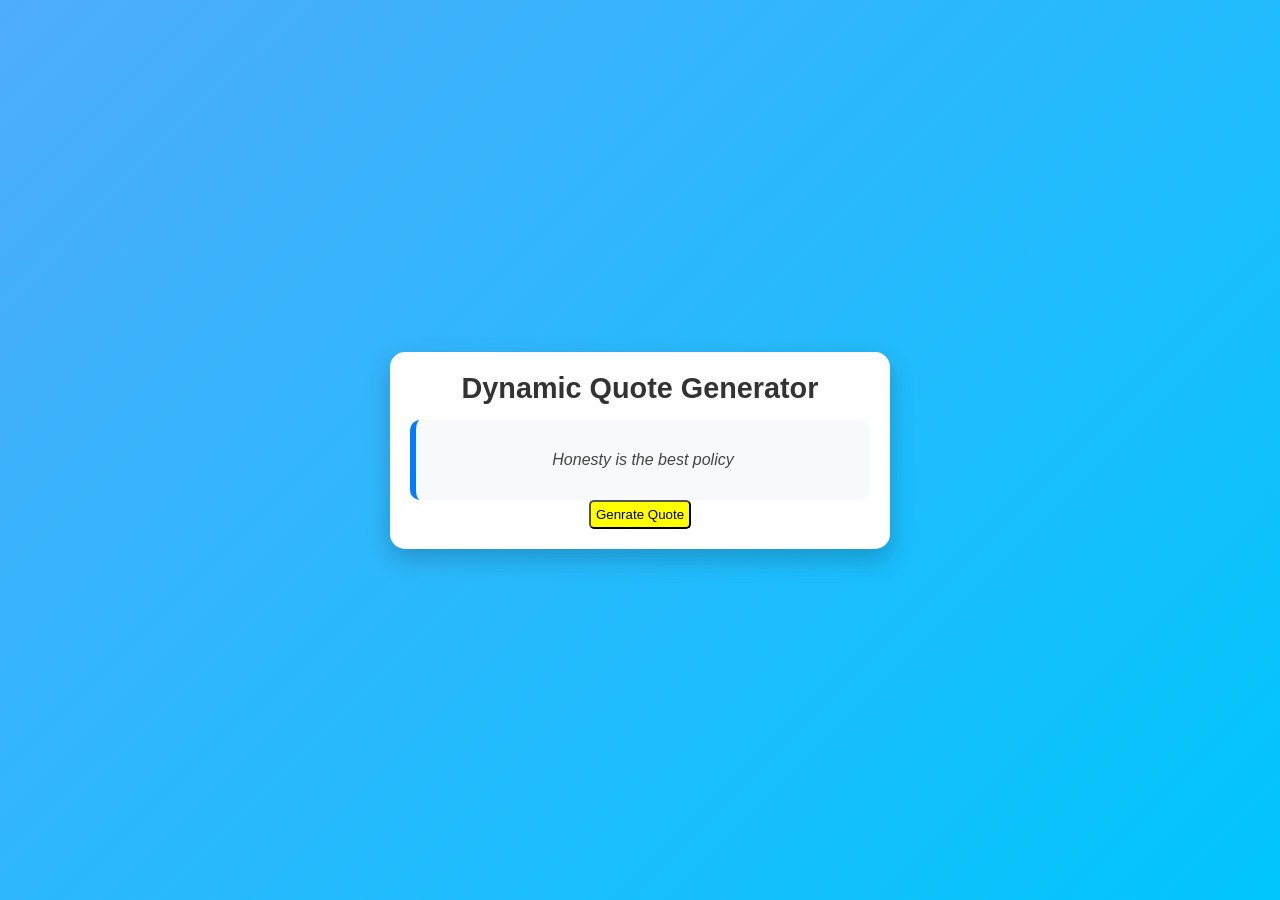
<file: index3.html>
<!DOCTYPE html>
<html lang="en">
<head>
    <meta charset="UTF-8">
    <meta name="viewport" content="width=device-width, initial-scale=1.0">
    <title>Quote Display</title>
    <link rel="stylesheet" href="style.css">
</head>
<body style ="background-color: white;">
    <div class ="container">
            <h1> Dynamic Quote Generator</h1>
     <div class ="quote-box">
        <p id="quote">Honesty is the best policy</p>
     </div>
     <button>Genrate Quote</button>
    </div>
    
    
 
    
    </div>
    <script src="/third.js"></script>
    
</body>
</html>
</file>
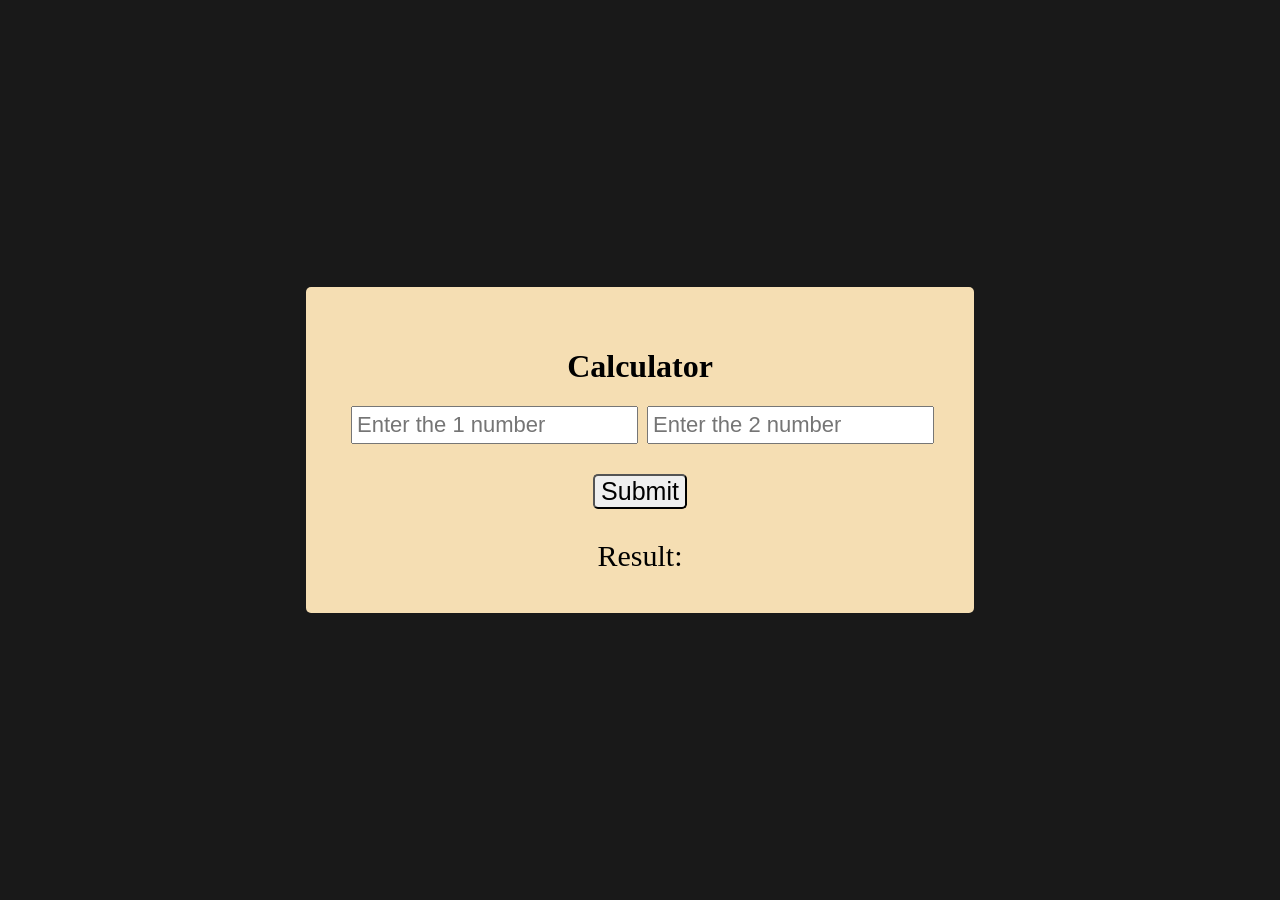
<file: project2.html>
<!DOCTYPE html>
<html lang="en">
<head>
    <meta charset="UTF-8">
    <meta name="viewport" content="width=device-width, initial-scale=1.0">
    <title>Document</title>
    <link rel="stylesheet" href="/project2.css">
</head>
<body>
    <div id="root">
        <h1>Calculator</h1>
        <div id ="root2">
        <input id="first" type="number" placeholder="Enter the 1 number">
        <input id="second" type="number" placeholder="Enter the 2 number">
        </div> 

        <button>Submit</button>

    <div id="result">Result:</div>
    </div>
<script src="/project2.js"></script>
</body>
</html>
</file>
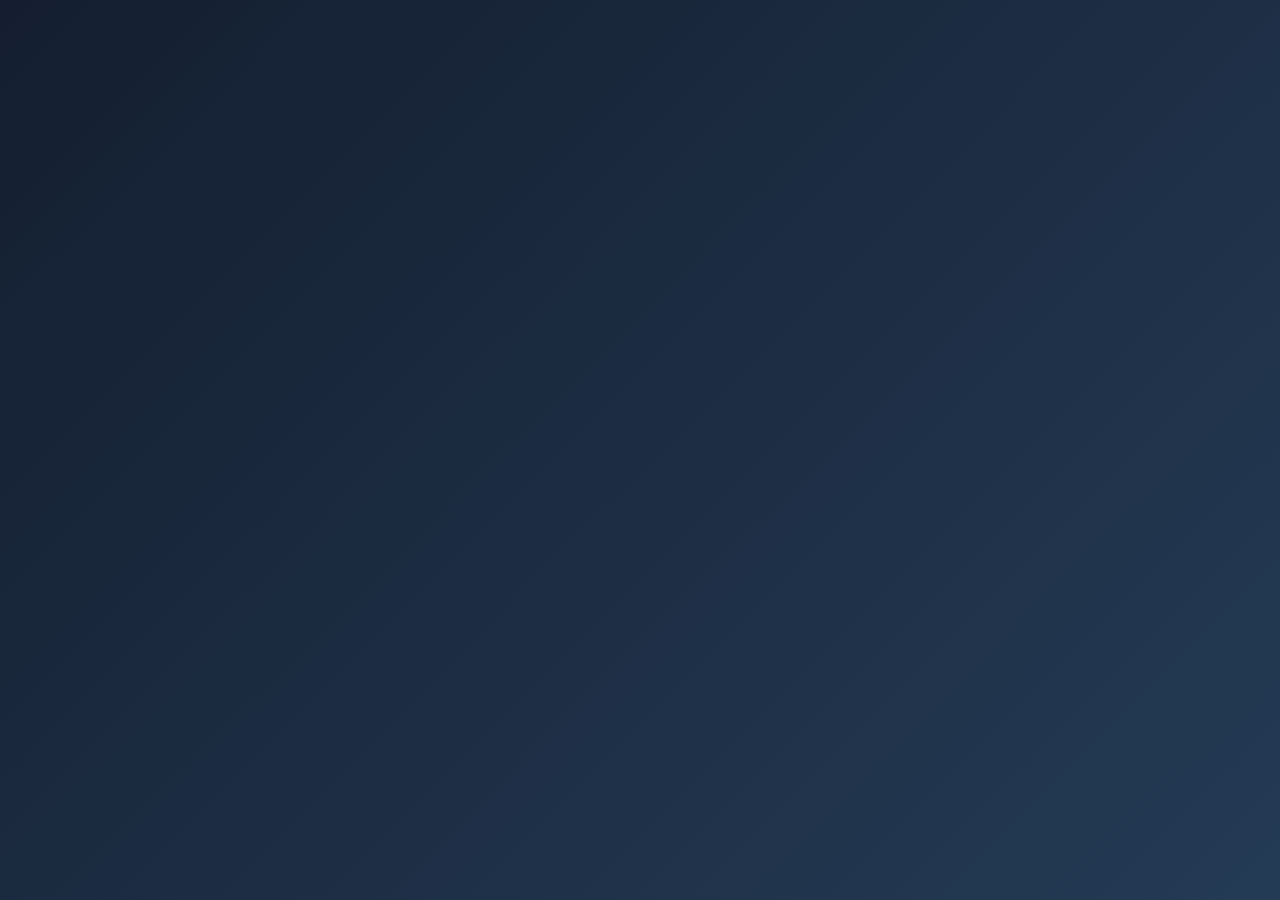
<file: project3.html>
<!DOCTYPE html>
<html lang="en">
<head>
    <meta charset="UTF-8">
    <meta name="viewport" content="width=device-width, initial-scale=1.0">
    <title>Circule Genrator</title>
    <link rel="stylesheet" href="project3.css">
</head>
<body>
    <script src="/project3.js"></script>
</body>
</html>
</file>
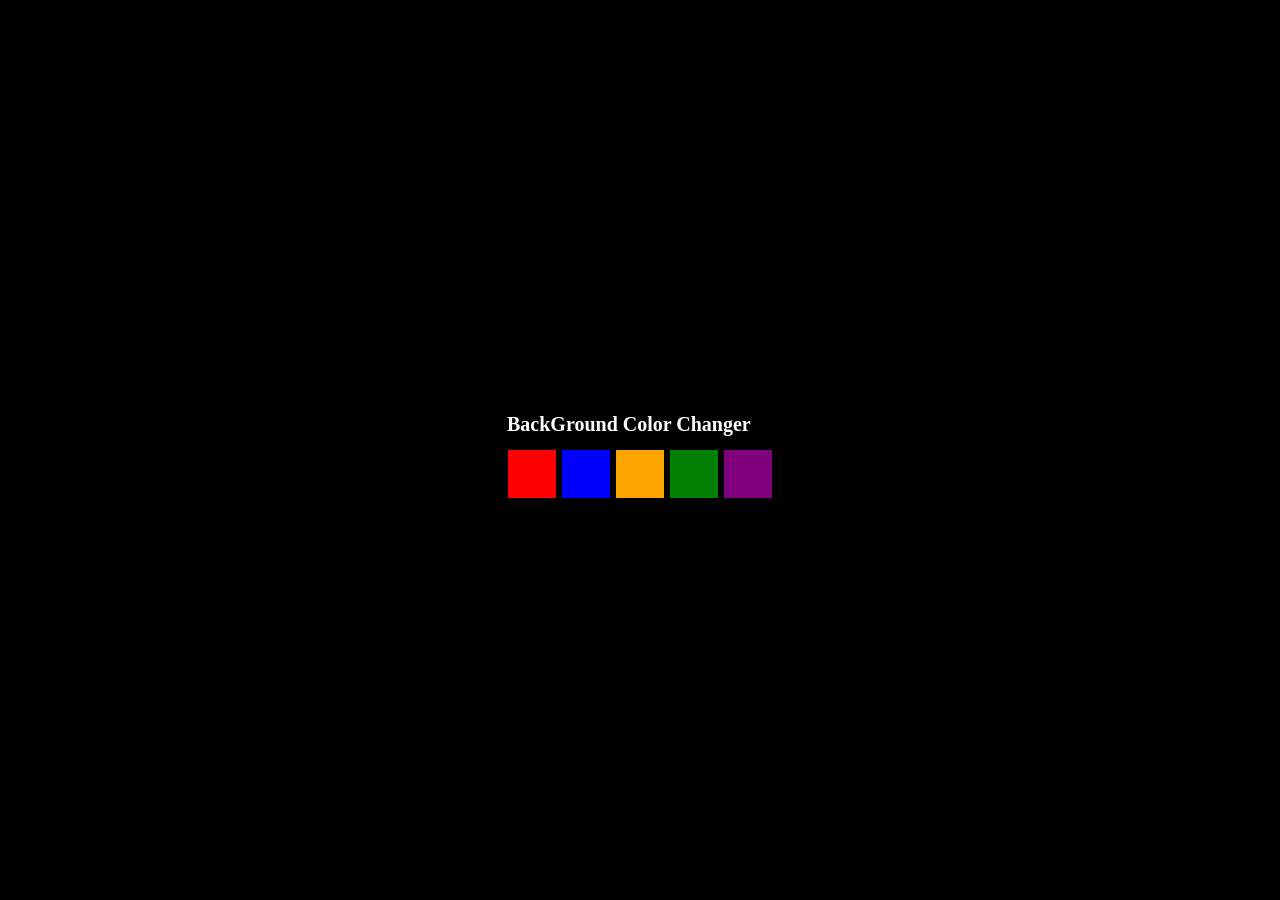
<file: project4.html>
<!DOCTYPE html>
<html lang="en">
<head>
    <meta charset="UTF-8">
    <meta name="viewport" content="width=device-width, initial-scale=1.0">
    <title>BackGround Color</title>
    <link rel="stylesheet" href="project4.css">
</head>
<body>
    <diV id="root">
    <h1 style ="color: white; font-size: 20px;">BackGround Color Changer</h1>
    <button id="red"></button>
    <button id="blue"></button>
    <button id="orange"></button>
    <button id="green"></button>
    <button id="purple"></button>

    </diV>
    <script src="/project4.js"></script>
    
</body>
</html>
</file>
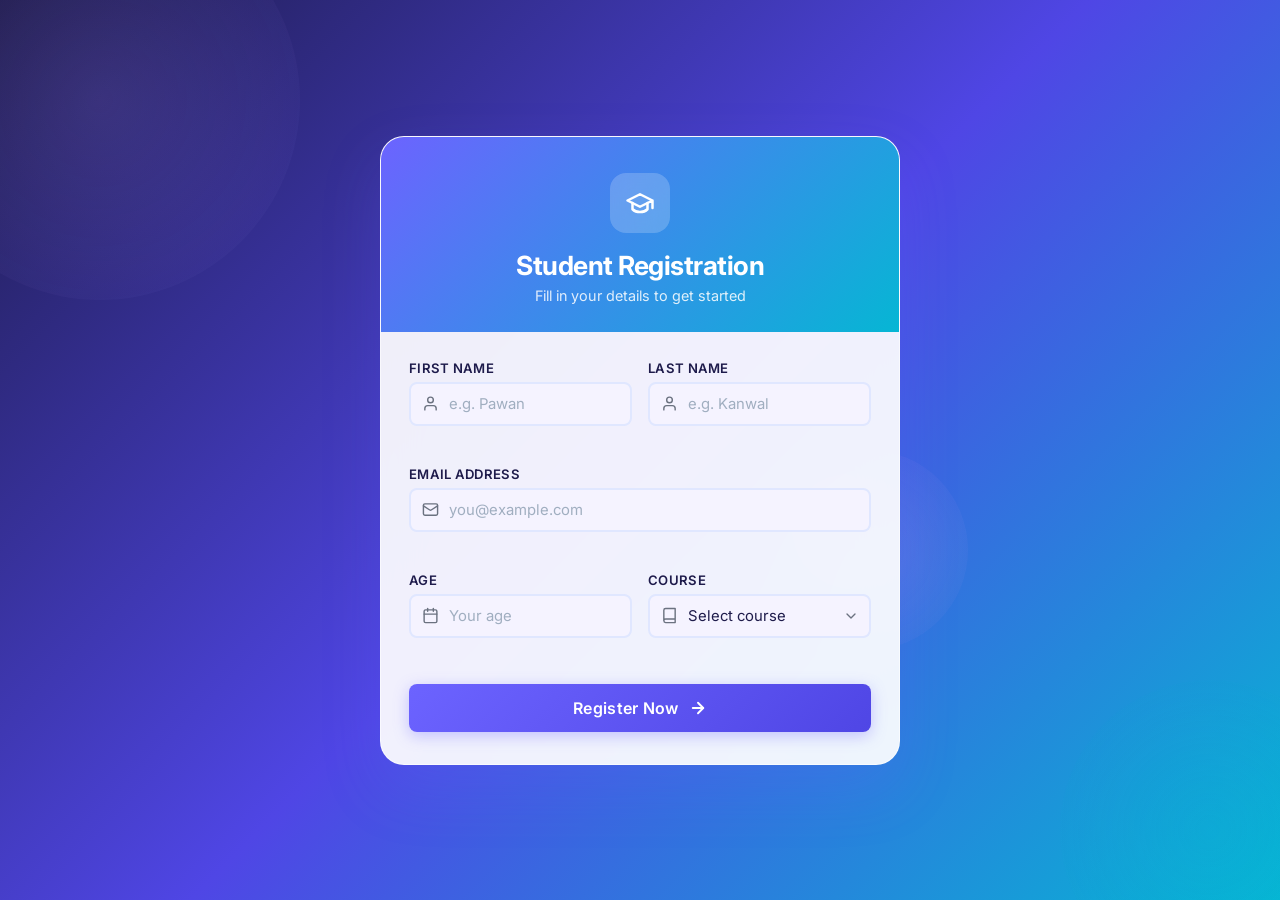
<file: project5.html>
<!DOCTYPE html>
<html lang="en">
<head>
    <meta charset="UTF-8">
    <meta name="viewport" content="width=device-width, initial-scale=1.0">
    <meta name="description" content="Student Registration Form – submit your details to register as a student.">
    <title>Student Registration | EduPortal</title>
    <link rel="preconnect" href="https://fonts.googleapis.com">
    <link rel="preconnect" href="https://fonts.gstatic.com" crossorigin>
    <link href="https://fonts.googleapis.com/css2?family=Inter:wght@400;500;600;700&display=swap" rel="stylesheet">
    <link rel="stylesheet" href="./project5.css">
</head>
<body>

    <div class="bg-shapes">
        <span class="shape shape-1"></span>
        <span class="shape shape-2"></span>
        <span class="shape shape-3"></span>
    </div>             

    <div class="card">

        <!-- Header -->
        <div class="card-header">
            <div class="icon-wrap">
                <svg xmlns="http://www.w3.org/2000/svg" viewBox="0 0 24 24" fill="none" stroke="currentColor" stroke-width="2" stroke-linecap="round" stroke-linejoin="round">
                    <path d="M22 10v6M2 10l10-5 10 5-10 5z"/>
                    <path d="M6 12v5c3 3 9 3 12 0v-5"/>
                </svg>
            </div>
            <h1>Student Registration</h1>
            <p class="subtitle">Fill in your details to get started</p>
        </div>

        <!-- Success Message (hidden by default) -->
        <div class="success-banner" id="successBanner" aria-live="polite" hidden>
            <svg xmlns="http://www.w3.org/2000/svg" viewBox="0 0 24 24" fill="none" stroke="currentColor" stroke-width="2.5" stroke-linecap="round" stroke-linejoin="round">
                <path d="M22 11.08V12a10 10 0 1 1-5.93-9.14"/>
                <polyline points="22 4 12 14.01 9 11.01"/>
            </svg>
            <div>
                <strong>Registration Successful!</strong>
                <span id="successMsg"></span>
            </div>
        </div>

        <!-- Form -->
        <form id="studentForm" novalidate>

            <div class="form-row">
                <!-- First Name -->
                <div class="field-group">
                    <label for="firstName">First Name</label>
                    <div class="input-wrap">
                        <svg class="field-icon" xmlns="http://www.w3.org/2000/svg" viewBox="0 0 24 24" fill="none" stroke="currentColor" stroke-width="2" stroke-linecap="round" stroke-linejoin="round">
                            <path d="M20 21v-2a4 4 0 0 0-4-4H8a4 4 0 0 0-4 4v2"/><circle cx="12" cy="7" r="4"/>
                        </svg>
                        <input type="text" id="firstName" name="firstName" placeholder="e.g. Pawan" autocomplete="given-name" required>
                    </div>
                    <span class="error-msg" id="firstNameError"></span>
                </div>

                <!-- Last Name -->
                <div class="field-group">
                    <label for="lastName">Last Name</label>
                    <div class="input-wrap">
                        <svg class="field-icon" xmlns="http://www.w3.org/2000/svg" viewBox="0 0 24 24" fill="none" stroke="currentColor" stroke-width="2" stroke-linecap="round" stroke-linejoin="round">
                            <path d="M20 21v-2a4 4 0 0 0-4-4H8a4 4 0 0 0-4 4v2"/><circle cx="12" cy="7" r="4"/>
                        </svg>
                        <input type="text" id="lastName" name="lastName" placeholder="e.g. Kanwal" autocomplete="family-name" required>
                    </div>
                    <span class="error-msg" id="lastNameError"></span>
                </div>
            </div>

            <!-- Email -->
            <div class="field-group">
                <label for="email">Email Address</label>
                <div class="input-wrap">
                    <svg class="field-icon" xmlns="http://www.w3.org/2000/svg" viewBox="0 0 24 24" fill="none" stroke="currentColor" stroke-width="2" stroke-linecap="round" stroke-linejoin="round">
                        <rect x="2" y="4" width="20" height="16" rx="2"/><path d="m22 7-8.97 5.7a1.94 1.94 0 0 1-2.06 0L2 7"/>
                    </svg>
                    <input type="email" id="email" name="email" placeholder="you@example.com" autocomplete="email" required>
                </div>
                <span class="error-msg" id="emailError"></span>
            </div>

            <!-- Age & Gender row -->
            <div class="form-row">
                <!-- Age -->
                <div class="field-group">
                    <label for="age">Age</label>
                    <div class="input-wrap">
                        <svg class="field-icon" xmlns="http://www.w3.org/2000/svg" viewBox="0 0 24 24" fill="none" stroke="currentColor" stroke-width="2" stroke-linecap="round" stroke-linejoin="round">
                            <rect x="3" y="4" width="18" height="18" rx="2" ry="2"/><line x1="16" y1="2" x2="16" y2="6"/><line x1="8" y1="2" x2="8" y2="6"/><line x1="3" y1="10" x2="21" y2="10"/>
                        </svg>
                        <input type="number" id="age" name="age" placeholder="Your age" min="5" max="100" required>
                    </div>
                    <span class="error-msg" id="ageError"></span>
                </div>

                <!-- Course -->
                <div class="field-group">
                    <label for="course">Course</label>
                    <div class="input-wrap select-wrap">
                        <svg class="field-icon" xmlns="http://www.w3.org/2000/svg" viewBox="0 0 24 24" fill="none" stroke="currentColor" stroke-width="2" stroke-linecap="round" stroke-linejoin="round">
                            <path d="M4 19.5v-15A2.5 2.5 0 0 1 6.5 2H20v20H6.5a2.5 2.5 0 0 1 0-5H20"/>
                        </svg>
                        <select id="course" name="course" required>
                            <option value="" disabled selected>Select course</option>
                            <option value="cs">Computer Science</option>
                            <option value="math">Mathematics</option>
                            <option value="physics">Physics</option>
                            <option value="commerce">Commerce</option>
                            <option value="arts">Arts & Humanities</option>
                        </select>
                        <svg class="chevron-icon" xmlns="http://www.w3.org/2000/svg" viewBox="0 0 24 24" fill="none" stroke="currentColor" stroke-width="2" stroke-linecap="round" stroke-linejoin="round">
                            <polyline points="6 9 12 15 18 9"/>
                        </svg>
                    </div>
                    <span class="error-msg" id="courseError"></span>
                </div>
            </div>

            <!-- Submit -->
            <button type="submit" id="submitBtn">
                <span class="btn-text">Register Now</span>
                <svg class="btn-icon" xmlns="http://www.w3.org/2000/svg" viewBox="0 0 24 24" fill="none" stroke="currentColor" stroke-width="2.5" stroke-linecap="round" stroke-linejoin="round">
                    <line x1="5" y1="12" x2="19" y2="12"/><polyline points="12 5 19 12 12 19"/>
                </svg>
            </button>
        </form>

    </div>

    <script src="./project5.js"></script>
</body>
</html>
</file>
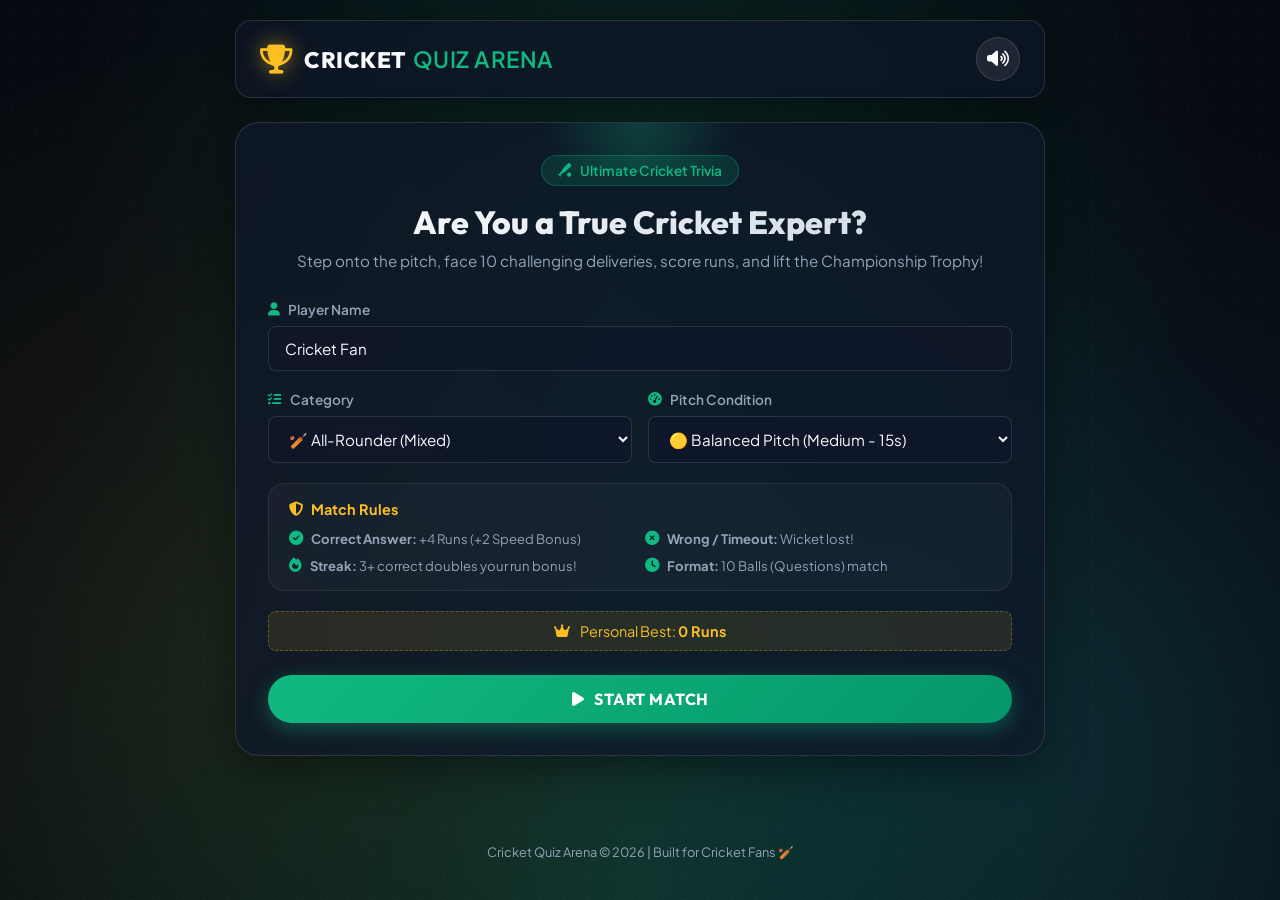
<file: project6.html>
<!DOCTYPE html>
<html lang="en">
<head>
    <meta charset="UTF-8">
    <meta name="viewport" content="width=device-width, initial-scale=1.0">
    <title>Cricket Quiz Arena - Test Your Cricket IQ</title>
    <!-- Google Fonts -->
    <link rel="preconnect" href="https://fonts.googleapis.com">
    <link rel="preconnect" href="https://fonts.gstatic.com" crossorigin>
    <link href="https://fonts.googleapis.com/css2?family=Outfit:wght@400;500;600;700;800;900&family=Plus+Jakarta+Sans:wght@400;500;600;700&display=swap" rel="stylesheet">
    <!-- FontAwesome for Icons -->
    <link rel="stylesheet" href="https://cdnjs.cloudflare.com/ajax/libs/font-awesome/6.4.0/css/all.min.css">
    <link rel="stylesheet" href="project6.css">
</head>
<body>
    <div class="stadium-bg"></div>
    <div class="overlay"></div>

    <div class="main-wrapper">
        <!-- Top Navigation Header -->
        <header class="app-header">
            <div class="logo">
                <i class="fa-solid fa-trophy glow-icon"></i>
                <h1>CRICKET<span>QUIZ ARENA</span></h1>
            </div>
            <div class="header-actions">
                <button id="sound-btn" class="icon-btn" title="Toggle Sound">
                    <i class="fa-solid fa-volume-high" id="sound-icon"></i>
                </button>
            </div>
        </header>

        <!-- Main App Container -->
        <main class="app-container">
            <!-- SCREEN 1: LOBBY / START SCREEN -->
            <section id="start-screen" class="screen active">
                <div class="hero-card glass">
                    <div class="badge-tag"><i class="fa-solid fa-baseball-bat-ball"></i> Ultimate Cricket Trivia</div>
                    <h2>Are You a True Cricket Expert?</h2>
                    <p>Step onto the pitch, face 10 challenging deliveries, score runs, and lift the Championship Trophy!</p>

                    <form id="quiz-setup-form" onsubmit="return false;">
                        <div class="form-group">
                            <label for="player-name"><i class="fa-solid fa-user"></i> Player Name</label>
                            <input type="text" id="player-name" placeholder="Enter your name" value="Cricket Fan" maxlength="15" required>
                        </div>

                        <div class="form-row">
                            <div class="form-group">
                                <label for="quiz-category"><i class="fa-solid fa-list-check"></i> Category</label>
                                <select id="quiz-category">
                                    <option value="all">🏏 All-Rounder (Mixed)</option>
                                    <option value="ipl">⚡ IPL & T20 League</option>
                                    <option value="worldcup">🏆 World Cup History</option>
                                    <option value="legends">👑 Cricket Legends & Records</option>
                                </select>
                            </div>
                            <div class="form-group">
                                <label for="quiz-difficulty"><i class="fa-solid fa-gauge-high"></i> Pitch Condition</label>
                                <select id="quiz-difficulty">
                                    <option value="easy">🟢 Batting Pitch (Easy - 20s)</option>
                                    <option value="medium" selected>🟡 Balanced Pitch (Medium - 15s)</option>
                                    <option value="hard">🔴 Green Top (Hard - 10s)</option>
                                </select>
                            </div>
                        </div>

                        <!-- Match Rules -->
                        <div class="rules-card">
                            <h3><i class="fa-solid fa-shield-halved"></i> Match Rules</h3>
                            <div class="rules-grid">
                                <div class="rule-item">
                                    <i class="fa-solid fa-circle-check"></i>
                                    <span><strong>Correct Answer:</strong> +4 Runs (+2 Speed Bonus)</span>
                                </div>
                                <div class="rule-item">
                                    <i class="fa-solid fa-circle-xmark"></i>
                                    <span><strong>Wrong / Timeout:</strong> Wicket lost!</span>
                                </div>
                                <div class="rule-item">
                                    <i class="fa-solid fa-fire"></i>
                                    <span><strong>Streak:</strong> 3+ correct doubles your run bonus!</span>
                                </div>
                                <div class="rule-item">
                                    <i class="fa-solid fa-clock"></i>
                                    <span><strong>Format:</strong> 10 Balls (Questions) match</span>
                                </div>
                            </div>
                        </div>

                        <!-- High Score Display -->
                        <div class="high-score-banner">
                            <i class="fa-solid fa-crown gold-icon"></i>
                            <span>Personal Best: <strong id="best-score-display">0 Runs</strong></span>
                        </div>

                        <button type="button" id="start-btn" class="btn btn-primary btn-lg">
                            <i class="fa-solid fa-play"></i> START MATCH
                        </button>
                    </form>
                </div>
            </section>

            <!-- SCREEN 2: GAMEPLAY / ARENA -->
            <section id="quiz-screen" class="screen">
                <!-- Scoreboard HUD -->
                <div class="scoreboard-hud glass">
                    <div class="score-box">
                        <span class="label">SCORE</span>
                        <div class="value"><span id="hud-runs">0</span>/<span id="hud-wickets">0</span></div>
                    </div>

                    <div class="match-info">
                        <div class="overs-badge">
                            BALL <span id="hud-ball">1</span>/10
                        </div>
                        <div class="streak-badge" id="streak-badge">
                            <i class="fa-solid fa-fire"></i> <span id="hud-streak">0</span> STREAK
                        </div>
                    </div>

                    <div class="timer-box">
                        <div class="circular-timer">
                            <svg class="timer-svg" viewBox="0 0 36 36">
                                <path class="circle-bg" d="M18 2.0845 a 15.9155 15.9155 0 0 1 0 31.831 a 15.9155 15.9155 0 0 1 0 -31.831" />
                                <path id="timer-progress" class="circle-progress" stroke-dasharray="100, 100" d="M18 2.0845 a 15.9155 15.9155 0 0 1 0 31.831 a 15.9155 15.9155 0 0 1 0 -31.831" />
                            </svg>
                            <span id="hud-timer">15</span>
                        </div>
                    </div>
                </div>

                <!-- Progress Bar -->
                <div class="progress-bar-container">
                    <div id="quiz-progress-bar" class="progress-bar-fill"></div>
                </div>

                <!-- Question Card -->
                <div class="question-card glass">
                    <div class="question-header">
                        <span id="question-category-tag" class="category-tag">World Cup</span>
                        <span id="question-difficulty-tag" class="difficulty-tag easy">Medium</span>
                    </div>

                    <h3 id="question-text">Loading question...</h3>

                    <!-- Options Container -->
                    <div id="options-container" class="options-grid">
                        <!-- Options generated via JS -->
                    </div>

                    <!-- Explanation Box -->
                    <div id="explanation-box" class="explanation-box hidden">
                        <div class="explanation-title" id="explanation-title">
                            <i class="fa-solid fa-lightbulb"></i> Match Commentary
                        </div>
                        <p id="explanation-text">Correct answer description will appear here.</p>
                    </div>

                    <!-- Next Button -->
                    <div class="quiz-footer">
                        <button id="next-btn" class="btn btn-secondary btn-md hidden">
                            Next Ball <i class="fa-solid fa-arrow-right"></i>
                        </button>
                    </div>
                </div>
            </section>

            <!-- SCREEN 3: MATCH SCORECARD / RESULTS -->
            <section id="result-screen" class="screen">
                <div class="result-card glass">
                    <div class="result-header">
                        <div id="trophy-container" class="trophy-box">
                            <i class="fa-solid fa-trophy trophy-gold" id="result-trophy"></i>
                        </div>
                        <h2 id="result-title">Victory! What a Knock!</h2>
                        <p id="result-subtitle" class="player-congrats">Player Name</p>
                    </div>

                    <!-- Scorecard Grid -->
                    <div class="scorecard-grid">
                        <div class="stat-card">
                            <i class="fa-solid fa-baseball-bat-ball stat-icon"></i>
                            <div class="stat-value" id="final-runs">0</div>
                            <div class="stat-label">Total Runs Scored</div>
                        </div>

                        <div class="stat-card">
                            <i class="fa-solid fa-skull stat-icon"></i>
                            <div class="stat-value" id="final-wickets">0/10</div>
                            <div class="stat-label">Wickets Lost</div>
                        </div>

                        <div class="stat-card">
                            <i class="fa-solid fa-bolt stat-icon"></i>
                            <div class="stat-value" id="final-strike-rate">0%</div>
                            <div class="stat-label">Strike Rate</div>
                        </div>

                        <div class="stat-card">
                            <i class="fa-solid fa-bullseye stat-icon"></i>
                            <div class="stat-value" id="final-accuracy">0%</div>
                            <div class="stat-label">Accuracy</div>
                        </div>
                    </div>

                    <!-- New High Score Alert -->
                    <div id="new-high-score-tag" class="new-high-score hidden">
                        <i class="fa-solid fa-star"></i> NEW PERSONAL BEST SCORE! <i class="fa-solid fa-star"></i>
                    </div>

                    <!-- Review Section Toggle -->
                    <div class="review-section">
                        <h3><i class="fa-solid fa-clipboard-list"></i> Ball-by-Ball Match Summary</h3>
                        <div id="review-list" class="review-list">
                            <!-- Injected dynamically -->
                        </div>
                    </div>

                    <div class="result-actions">
                        <button id="replay-btn" class="btn btn-primary">
                            <i class="fa-solid fa-rotate-right"></i> Play Again
                        </button>
                        <button id="menu-btn" class="btn btn-secondary">
                            <i class="fa-solid fa-house"></i> Main Menu
                        </button>
                    </div>
                </div>
            </section>
        </main>

        <!-- Footer -->
        <footer class="app-footer">
            <p>Cricket Quiz Arena &copy; 2026 | Built for Cricket Fans 🏏</p>
        </footer>
    </div>

    <script src="project6.js"></script>
</body>
</html>
</file>
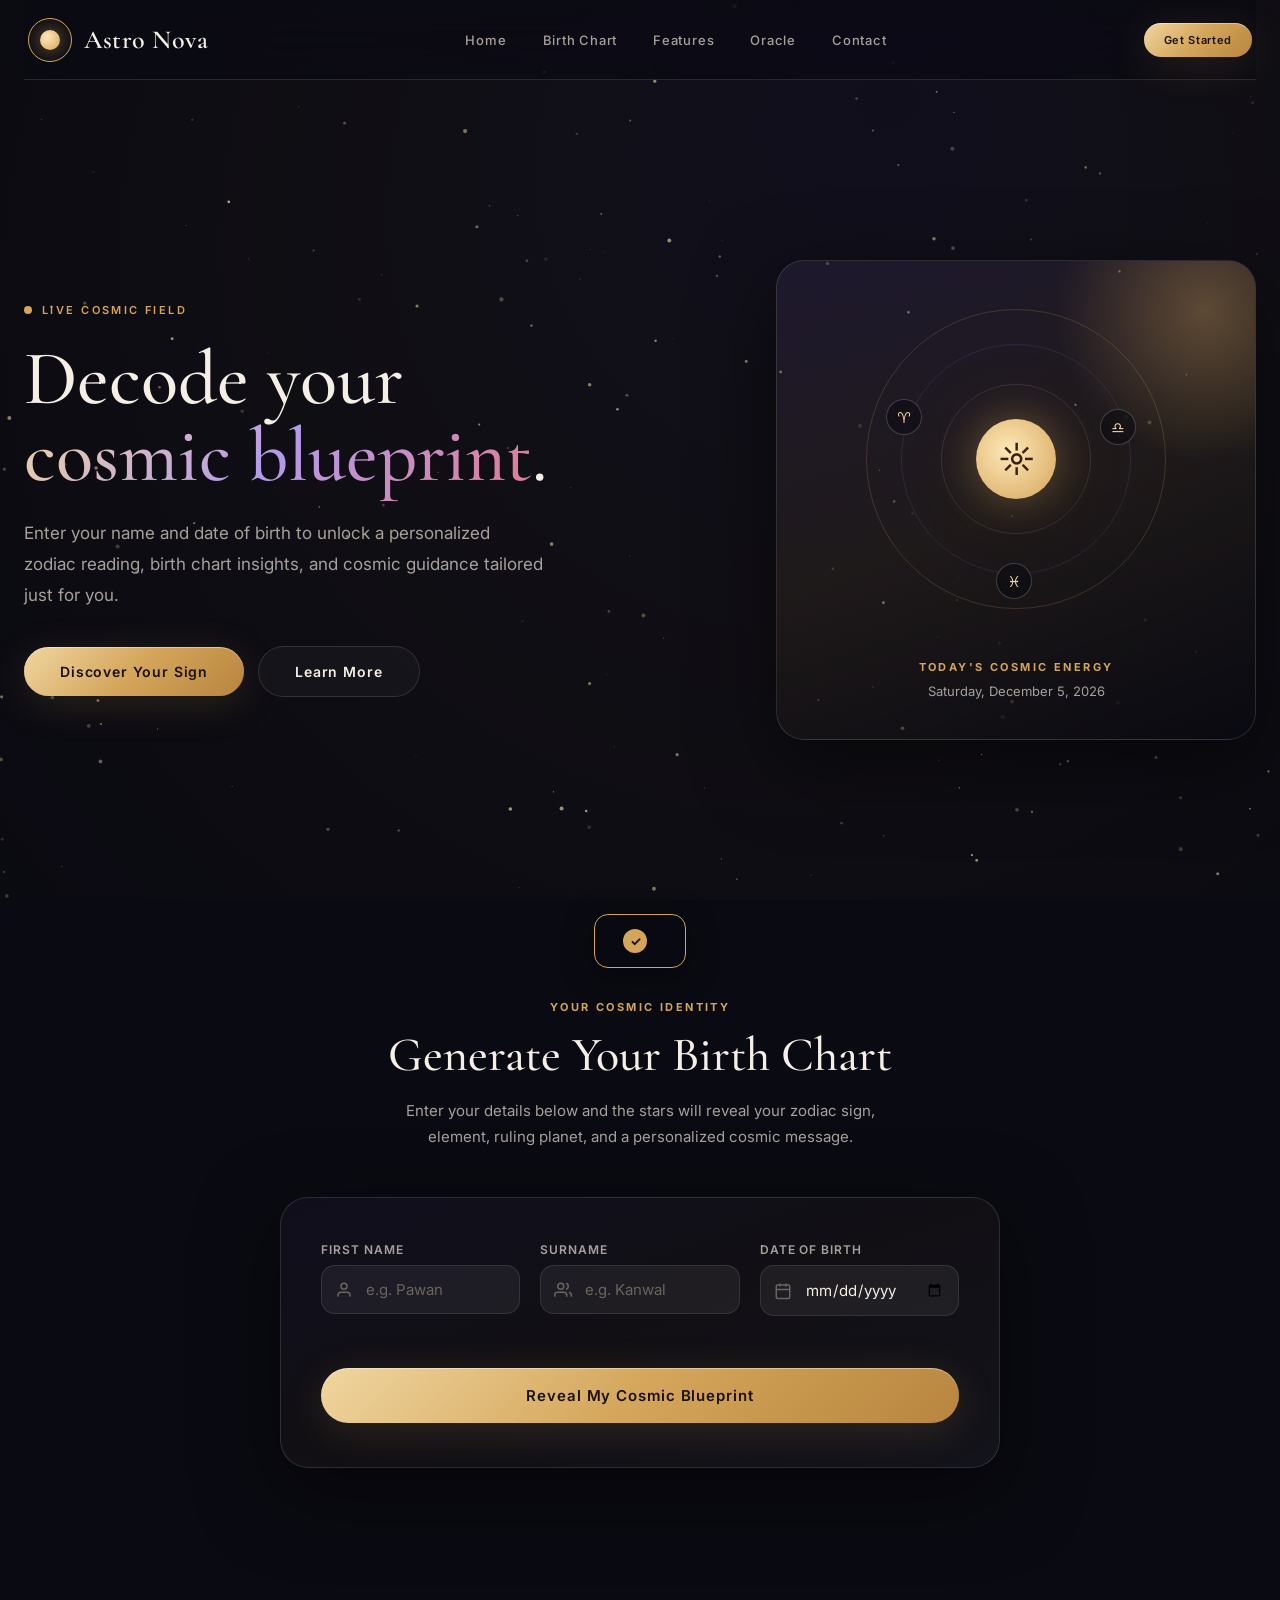
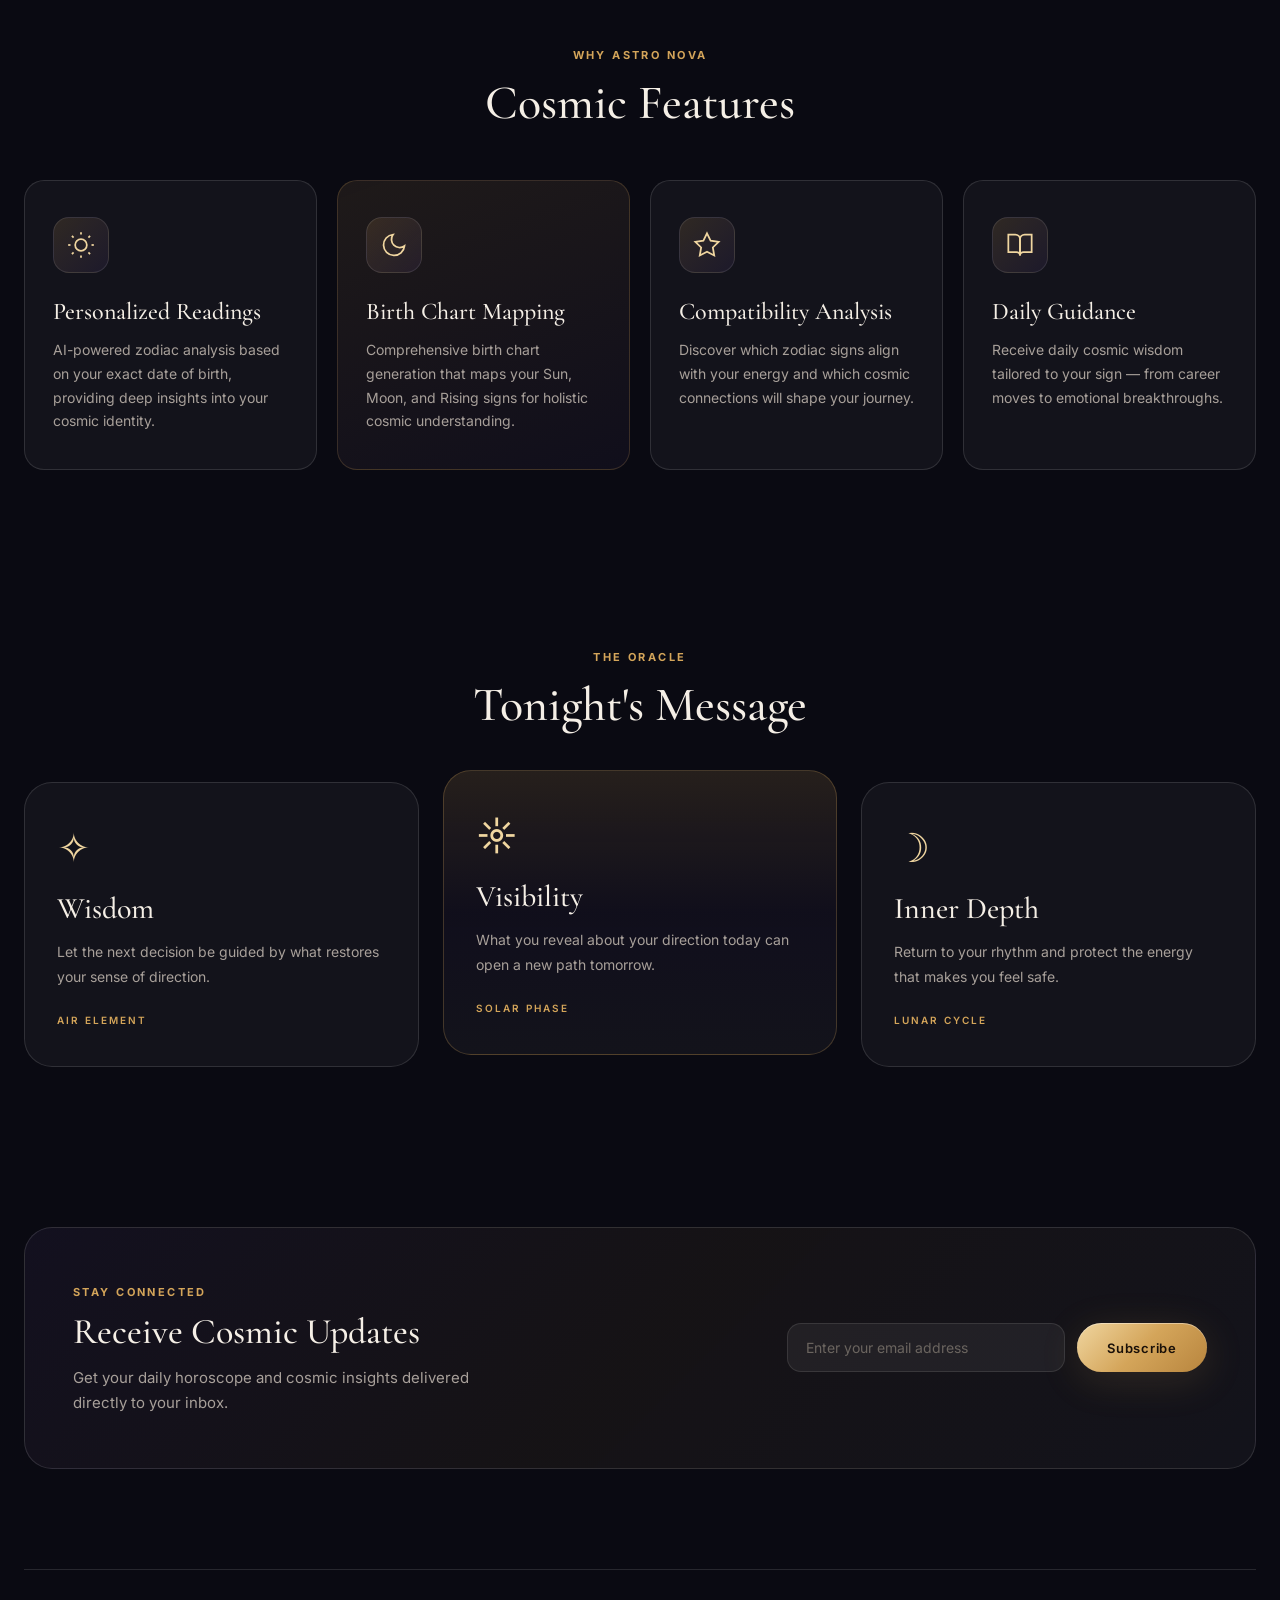
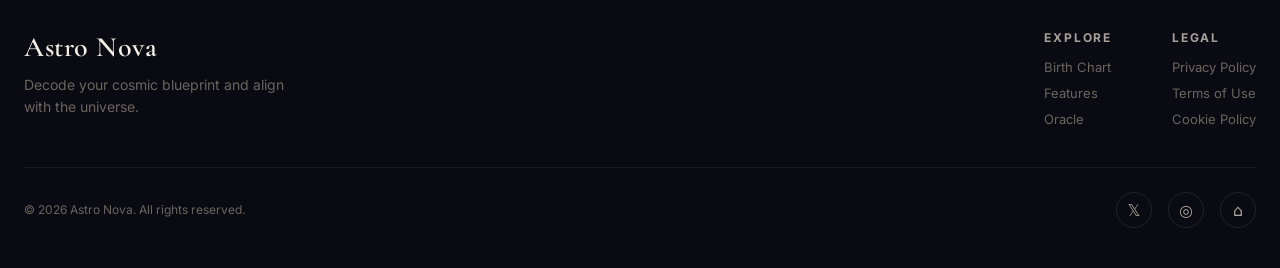
<file: project7.html>
<!DOCTYPE html>
<html lang="en">
<head>
  <meta charset="UTF-8" />
  <meta name="viewport" content="width=device-width, initial-scale=1.0" />
  <title>Astro Nova — Decode Your Cosmic Blueprint</title>
  <meta name="description" content="Astro Nova: Enter your name and date of birth to unlock your personalized zodiac reading, birth chart, and cosmic guidance." />
  <link rel="preconnect" href="https://fonts.googleapis.com">
  <link rel="preconnect" href="https://fonts.gstatic.com" crossorigin>
  <link href="https://fonts.googleapis.com/css2?family=Cormorant+Garamond:wght@300;400;500;600;700&family=Inter:wght@300;400;500;600;700&family=Outfit:wght@300;400;500;600;700&display=swap" rel="stylesheet">
  <link rel="stylesheet" href="project7.css" />
</head>
<body>
  <canvas id="starfield"></canvas>

  <div class="page-shell">
    <!-- ───────── HEADER ───────── -->
    <header class="topbar" id="topbar">
      <a href="#" class="brand">
        <span class="brand-icon">
          <span class="brand-orb"></span>
        </span>
        <span class="brand-text">Astro Nova</span>
      </a>

      <nav class="main-nav" id="main-nav">
        <a href="#hero" class="active">Home</a>
        <a href="#birth-form">Birth Chart</a>
        <a href="#features">Features</a>
        <a href="#tarot">Oracle</a>
        <a href="#contact">Contact</a>
      </nav>

      <div class="nav-actions">
        <button class="hamburger" id="hamburger" aria-label="Toggle navigation">
          <span></span><span></span><span></span>
        </button>
        <a class="btn btn-primary btn-sm" href="#birth-form">Get Started</a>
      </div>
    </header>

    <!-- ───────── HERO ───────── -->
    <section class="hero reveal" id="hero">
      <div class="hero-copy">
        <div class="eyebrow">
          <span class="pulse-dot"></span>
          <span>LIVE COSMIC FIELD</span>
        </div>
        <h1>Decode your <span class="gradient-text">cosmic blueprint</span>.</h1>
        <p class="hero-text">
          Enter your name and date of birth to unlock a personalized zodiac reading, birth chart insights, and cosmic guidance tailored just for you.
        </p>
        <div class="cta-row">
          <a href="#birth-form" class="btn btn-primary btn-lg">Discover Your Sign</a>
          <a href="#features" class="btn btn-ghost btn-lg">Learn More</a>
        </div>
      </div>

      <aside class="cosmic-panel">
        <div class="panel-frame">
          <div class="panel-glass">
            <div class="orb-wrap">
              <div class="orbit-system">
                <div class="orbit-ring outer"></div>
                <div class="orbit-ring mid"></div>
                <div class="orbit-ring inner"></div>
                <div class="sun-core">
                  <span class="sun-icon">☼</span>
                </div>
                <span class="orbit-node node-one">♈</span>
                <span class="orbit-node node-two">♎</span>
                <span class="orbit-node node-three">♓</span>
              </div>
            </div>
            <div class="panel-tagline">
              <span class="section-kicker">Today's Cosmic Energy</span>
              <p class="panel-date" id="live-date"></p>
            </div>
          </div>
        </div>
      </aside>
    </section>

    <!-- ───────── BIRTH CHART FORM ───────── -->
    <section class="form-section reveal" id="birth-form">
      <div class="section-heading centered">
        <span class="section-kicker">Your Cosmic Identity</span>
        <h2>Generate Your Birth Chart</h2>
        <p class="section-sub">Enter your details below and the stars will reveal your zodiac sign, element, ruling planet, and a personalized cosmic message.</p>
      </div>

      <form class="birth-form-card" id="birthChartForm" autocomplete="off">
        <div class="form-grid">
          <div class="form-group">
            <label for="firstName">First Name</label>
            <div class="input-wrap">
              <span class="input-icon">
                <svg width="18" height="18" viewBox="0 0 24 24" fill="none" stroke="currentColor" stroke-width="2"><path d="M20 21v-2a4 4 0 0 0-4-4H8a4 4 0 0 0-4 4v2"/><circle cx="12" cy="7" r="4"/></svg>
              </span>
              <input type="text" id="firstName" name="firstName" placeholder="e.g. Pawan" required />
            </div>
            <span class="form-error" id="firstNameError"></span>
          </div>

          <div class="form-group">
            <label for="surname">Surname</label>
            <div class="input-wrap">
              <span class="input-icon">
                <svg width="18" height="18" viewBox="0 0 24 24" fill="none" stroke="currentColor" stroke-width="2"><path d="M17 21v-2a4 4 0 0 0-4-4H5a4 4 0 0 0-4 4v2"/><circle cx="9" cy="7" r="4"/><path d="M23 21v-2a4 4 0 0 0-3-3.87"/><path d="M16 3.13a4 4 0 0 1 0 7.75"/></svg>
              </span>
              <input type="text" id="surname" name="surname" placeholder="e.g. Kanwal" required />
            </div>
            <span class="form-error" id="surnameError"></span>
          </div>

          <div class="form-group">
            <label for="dob">Date of Birth</label>
            <div class="input-wrap">
              <span class="input-icon">
                <svg width="18" height="18" viewBox="0 0 24 24" fill="none" stroke="currentColor" stroke-width="2"><rect x="3" y="4" width="18" height="18" rx="2" ry="2"/><line x1="16" y1="2" x2="16" y2="6"/><line x1="8" y1="2" x2="8" y2="6"/><line x1="3" y1="10" x2="21" y2="10"/></svg>
              </span>
              <input type="date" id="dob" name="dob" required />
            </div>
            <span class="form-error" id="dobError"></span>
          </div>
        </div>

        <button type="submit" class="btn btn-primary btn-lg btn-submit" id="submitBtn">
          <span class="btn-text">Reveal My Cosmic Blueprint</span>
          <span class="btn-loader" id="btnLoader"></span>
        </button>
      </form>
    </section>

    <!-- ───────── RESULT PANEL (hidden by default) ───────── -->
    <section class="result-section" id="resultSection">
      <div class="result-card reveal-result">
        <button class="result-close" id="resultClose" aria-label="Close results">&times;</button>

        <div class="result-header">
          <div class="result-zodiac-icon" id="resultIcon"></div>
          <div>
            <span class="section-kicker">Your Zodiac Identity</span>
            <h2 class="result-name" id="resultName"></h2>
          </div>
        </div>

        <div class="result-sign-row">
          <div class="result-sign-main">
            <span class="result-sign-symbol" id="resultSymbol"></span>
            <div>
              <h3 class="result-sign-name" id="resultSign"></h3>
              <span class="result-sign-dates" id="resultDates"></span>
            </div>
          </div>
          <span class="result-element-badge" id="resultElement"></span>
        </div>

        <!-- Rashi Name-Letter Info Card -->
        <div class="rashi-info-card">
          <div class="rashi-info-header">
            <span class="rashi-label">राशी (Rashi)</span>
            <span class="rashi-name-value" id="resultRashiName"></span>
          </div>
          <div class="rashi-info-grid">
            <div class="rashi-info-item">
              <span class="rashi-info-key">Matched Letter</span>
              <span class="rashi-info-val highlight-letter" id="resultMatchedLetter"></span>
            </div>
            <div class="rashi-info-item">
              <span class="rashi-info-key">अक्षरे (Hindi)</span>
              <span class="rashi-info-val" id="resultHindiLetters"></span>
            </div>
            <div class="rashi-info-item">
              <span class="rashi-info-key">Letters (English)</span>
              <span class="rashi-info-val" id="resultEngLetters"></span>
            </div>
            <div class="rashi-info-item">
              <span class="rashi-info-key">Date of Birth</span>
              <span class="rashi-info-val" id="resultDob"></span>
            </div>
          </div>
        </div>

        <div class="result-details-grid">
          <div class="detail-card">
            <span class="detail-label">Ruling Planet</span>
            <span class="detail-value" id="resultPlanet"></span>
          </div>
          <div class="detail-card">
            <span class="detail-label">Element</span>
            <span class="detail-value" id="resultElementName"></span>
          </div>
          <div class="detail-card">
            <span class="detail-label">Quality</span>
            <span class="detail-value" id="resultQuality"></span>
          </div>
          <div class="detail-card">
            <span class="detail-label">Lucky Number</span>
            <span class="detail-value" id="resultLucky"></span>
          </div>
          <div class="detail-card">
            <span class="detail-label">Lucky Color</span>
            <span class="detail-value" id="resultColor"></span>
          </div>
          <div class="detail-card">
            <span class="detail-label">Compatibility</span>
            <span class="detail-value" id="resultCompat"></span>
          </div>
        </div>

        <div class="result-traits">
          <h4>Key Traits</h4>
          <div class="traits-list" id="resultTraits"></div>
        </div>

        <div class="result-message">
          <h4>Your Cosmic Message</h4>
          <p id="resultMessage"></p>
        </div>

        <div class="result-bars">
          <h4>Energy Overview</h4>
          <div class="bar-row">
            <span>Love</span>
            <div class="bar-track"><div class="bar-fill love-fill" id="barLove"></div></div>
            <span class="bar-percent" id="barLovePercent"></span>
          </div>
          <div class="bar-row">
            <span>Career</span>
            <div class="bar-track"><div class="bar-fill career-fill" id="barCareer"></div></div>
            <span class="bar-percent" id="barCareerPercent"></span>
          </div>
          <div class="bar-row">
            <span>Health</span>
            <div class="bar-track"><div class="bar-fill health-fill" id="barHealth"></div></div>
            <span class="bar-percent" id="barHealthPercent"></span>
          </div>
          <div class="bar-row">
            <span>Luck</span>
            <div class="bar-track"><div class="bar-fill luck-fill" id="barLuck"></div></div>
            <span class="bar-percent" id="barLuckPercent"></span>
          </div>
        </div>

        <button class="btn btn-ghost btn-lg" id="tryAgainBtn">Try Another Reading</button>
      </div>
    </section>

    <!-- ───────── FEATURES ───────── -->
    <section class="features-section reveal" id="features">
      <div class="section-heading centered">
        <span class="section-kicker">Why Astro Nova</span>
        <h2>Cosmic Features</h2>
      </div>

      <div class="features-grid">
        <article class="feature-card">
          <div class="feature-icon">
            <svg width="28" height="28" viewBox="0 0 24 24" fill="none" stroke="currentColor" stroke-width="1.5"><circle cx="12" cy="12" r="5"/><line x1="12" y1="1" x2="12" y2="3"/><line x1="12" y1="21" x2="12" y2="23"/><line x1="4.22" y1="4.22" x2="5.64" y2="5.64"/><line x1="18.36" y1="18.36" x2="19.78" y2="19.78"/><line x1="1" y1="12" x2="3" y2="12"/><line x1="21" y1="12" x2="23" y2="12"/><line x1="4.22" y1="19.78" x2="5.64" y2="18.36"/><line x1="18.36" y1="5.64" x2="19.78" y2="4.22"/></svg>
          </div>
          <h3>Personalized Readings</h3>
          <p>AI-powered zodiac analysis based on your exact date of birth, providing deep insights into your cosmic identity.</p>
        </article>

        <article class="feature-card highlight">
          <div class="feature-icon">
            <svg width="28" height="28" viewBox="0 0 24 24" fill="none" stroke="currentColor" stroke-width="1.5"><path d="M21 12.79A9 9 0 1 1 11.21 3 7 7 0 0 0 21 12.79z"/></svg>
          </div>
          <h3>Birth Chart Mapping</h3>
          <p>Comprehensive birth chart generation that maps your Sun, Moon, and Rising signs for holistic cosmic understanding.</p>
        </article>

        <article class="feature-card">
          <div class="feature-icon">
            <svg width="28" height="28" viewBox="0 0 24 24" fill="none" stroke="currentColor" stroke-width="1.5"><polygon points="12 2 15.09 8.26 22 9.27 17 14.14 18.18 21.02 12 17.77 5.82 21.02 7 14.14 2 9.27 8.91 8.26 12 2"/></svg>
          </div>
          <h3>Compatibility Analysis</h3>
          <p>Discover which zodiac signs align with your energy and which cosmic connections will shape your journey.</p>
        </article>

        <article class="feature-card">
          <div class="feature-icon">
            <svg width="28" height="28" viewBox="0 0 24 24" fill="none" stroke="currentColor" stroke-width="1.5"><path d="M2 3h6a4 4 0 0 1 4 4v14a3 3 0 0 0-3-3H2z"/><path d="M22 3h-6a4 4 0 0 0-4 4v14a3 3 0 0 1 3-3h7z"/></svg>
          </div>
          <h3>Daily Guidance</h3>
          <p>Receive daily cosmic wisdom tailored to your sign — from career moves to emotional breakthroughs.</p>
        </article>
      </div>
    </section>

    <!-- ───────── TAROT / ORACLE ───────── -->
    <section class="tarot-section reveal" id="tarot">
      <div class="section-heading centered">
        <span class="section-kicker">The Oracle</span>
        <h2>Tonight's Message</h2>
      </div>

      <div class="tarot-grid">
        <article class="tarot-card" data-tilt>
          <span class="tarot-symbol">✧</span>
          <h3>Wisdom</h3>
          <p>Let the next decision be guided by what restores your sense of direction.</p>
          <span class="tag">Air Element</span>
        </article>

        <article class="tarot-card active-card" data-tilt>
          <span class="tarot-symbol">☼</span>
          <h3>Visibility</h3>
          <p>What you reveal about your direction today can open a new path tomorrow.</p>
          <span class="tag">Solar Phase</span>
        </article>

        <article class="tarot-card" data-tilt>
          <span class="tarot-symbol">☽</span>
          <h3>Inner Depth</h3>
          <p>Return to your rhythm and protect the energy that makes you feel safe.</p>
          <span class="tag">Lunar Cycle</span>
        </article>
      </div>
    </section>

    <!-- ───────── CONTACT / NEWSLETTER ───────── -->
    <section class="contact-section reveal" id="contact">
      <div class="contact-card">
        <div class="contact-left">
          <span class="section-kicker">Stay Connected</span>
          <h2>Receive Cosmic Updates</h2>
          <p>Get your daily horoscope and cosmic insights delivered directly to your inbox.</p>
        </div>
        <form class="contact-form" id="newsletterForm">
          <div class="input-wrap">
            <input type="email" id="newsletterEmail" placeholder="Enter your email address" required />
          </div>
          <button type="submit" class="btn btn-primary">Subscribe</button>
        </form>
      </div>
    </section>

    <!-- ───────── FOOTER ───────── -->
    <footer class="footer">
      <div class="footer-top">
        <div>
          <span class="brand-text footer-logo">Astro Nova</span>
          <p class="footer-desc">Decode your cosmic blueprint and align with the universe.</p>
        </div>
        <div class="footer-links">
          <div class="footer-col">
            <h5>Explore</h5>
            <a href="#birth-form">Birth Chart</a>
            <a href="#features">Features</a>
            <a href="#tarot">Oracle</a>
          </div>
          <div class="footer-col">
            <h5>Legal</h5>
            <a href="#">Privacy Policy</a>
            <a href="#">Terms of Use</a>
            <a href="#">Cookie Policy</a>
          </div>
        </div>
      </div>
      <div class="footer-bottom">
        <span class="footer-copy">© 2026 Astro Nova. All rights reserved.</span>
        <div class="footer-social">
          <a href="#" aria-label="Twitter">𝕏</a>
          <a href="#" aria-label="Instagram">◎</a>
          <a href="#" aria-label="GitHub">⌂</a>
        </div>
      </div>
    </footer>
  </div>

  <!-- Toast Notification -->
  <div class="toast" id="toast">
    <span class="toast-icon">✓</span>
    <span class="toast-message" id="toastMessage"></span>
  </div>

  <script src="project7.js"></script>
</body>
</html>
</file>
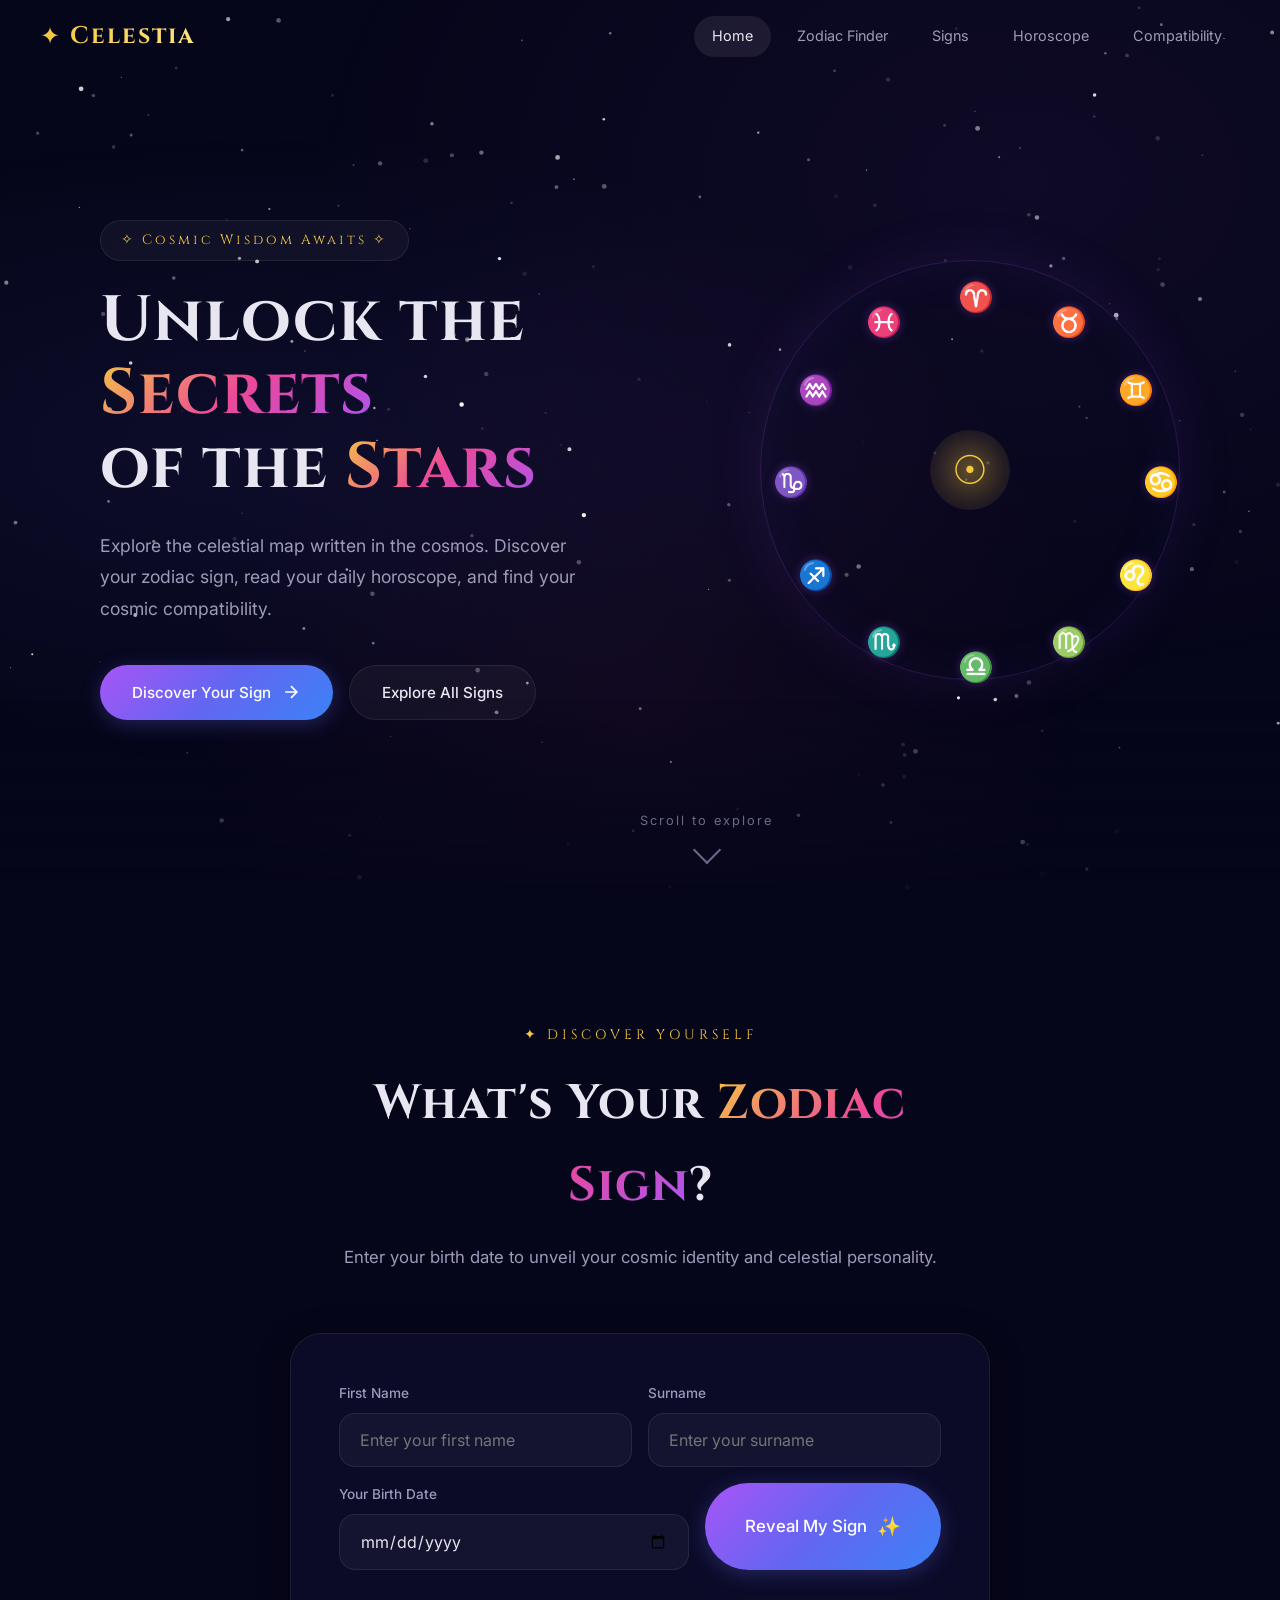
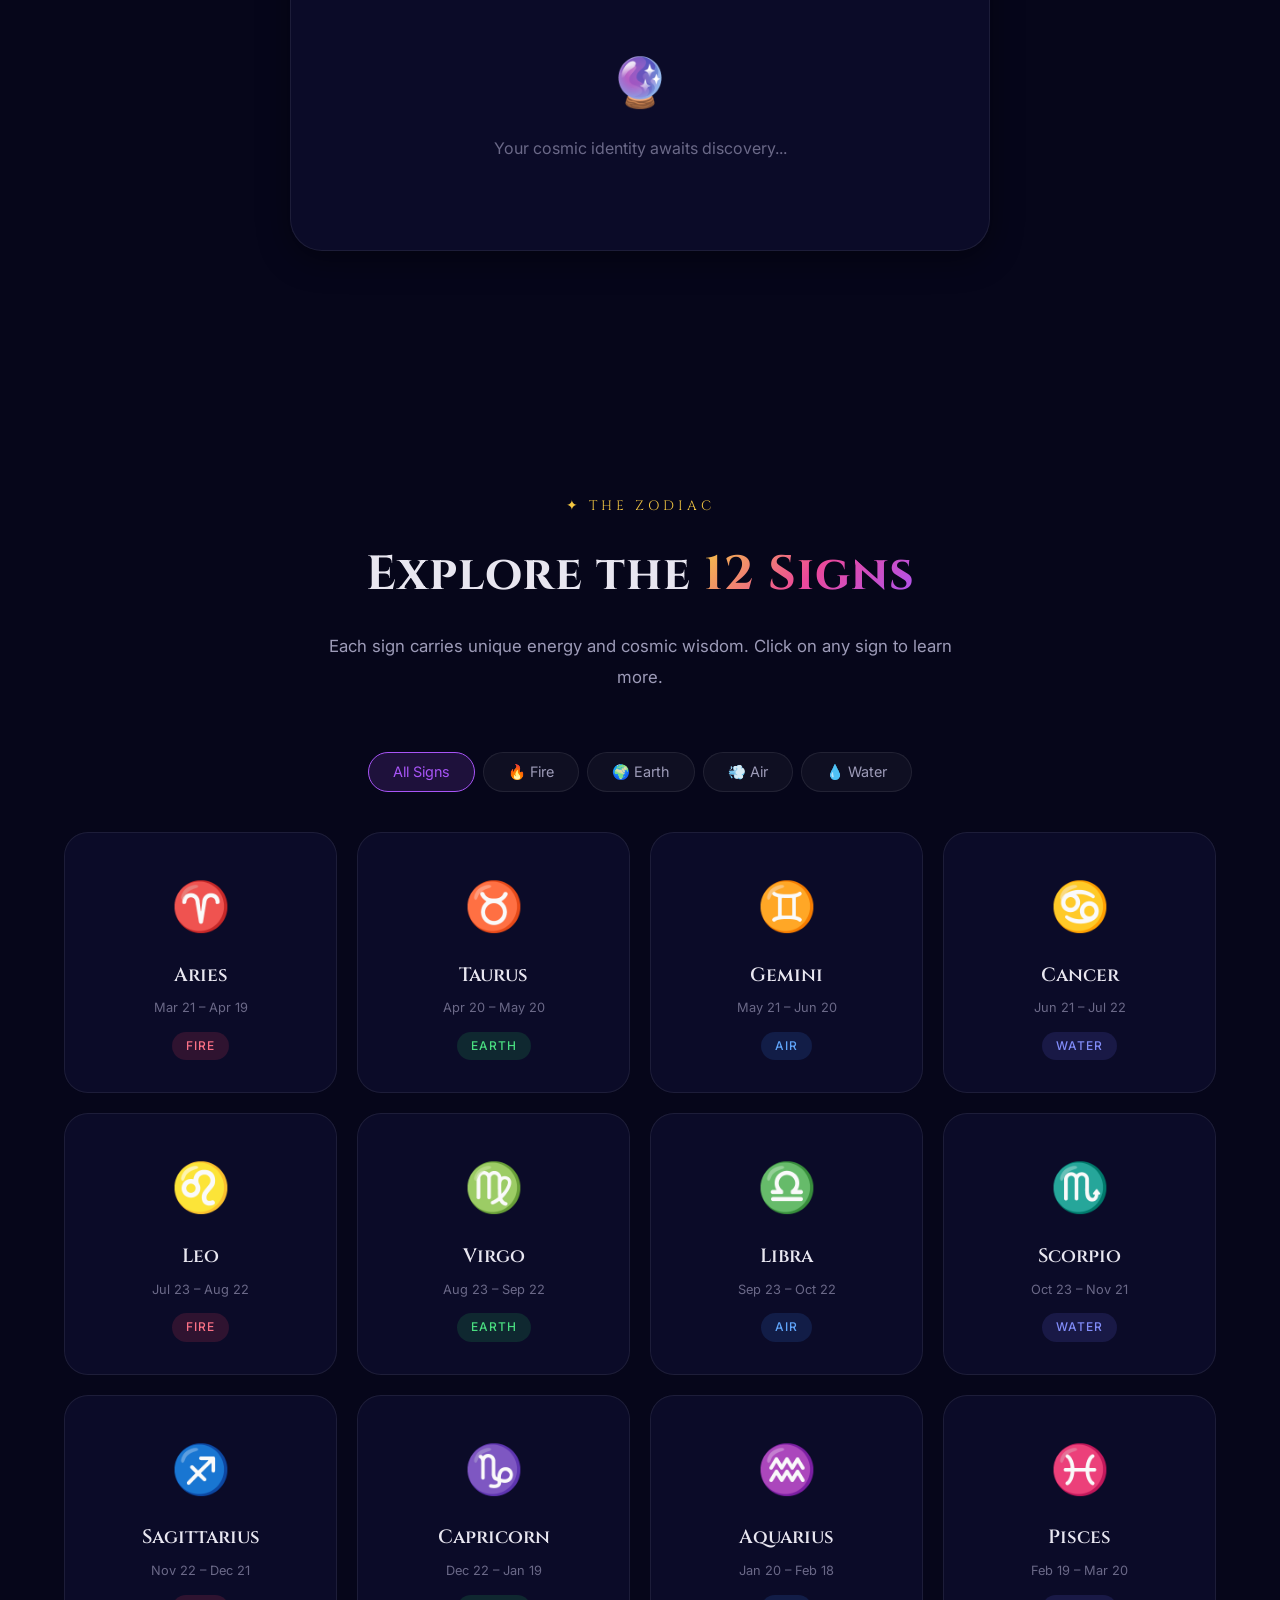
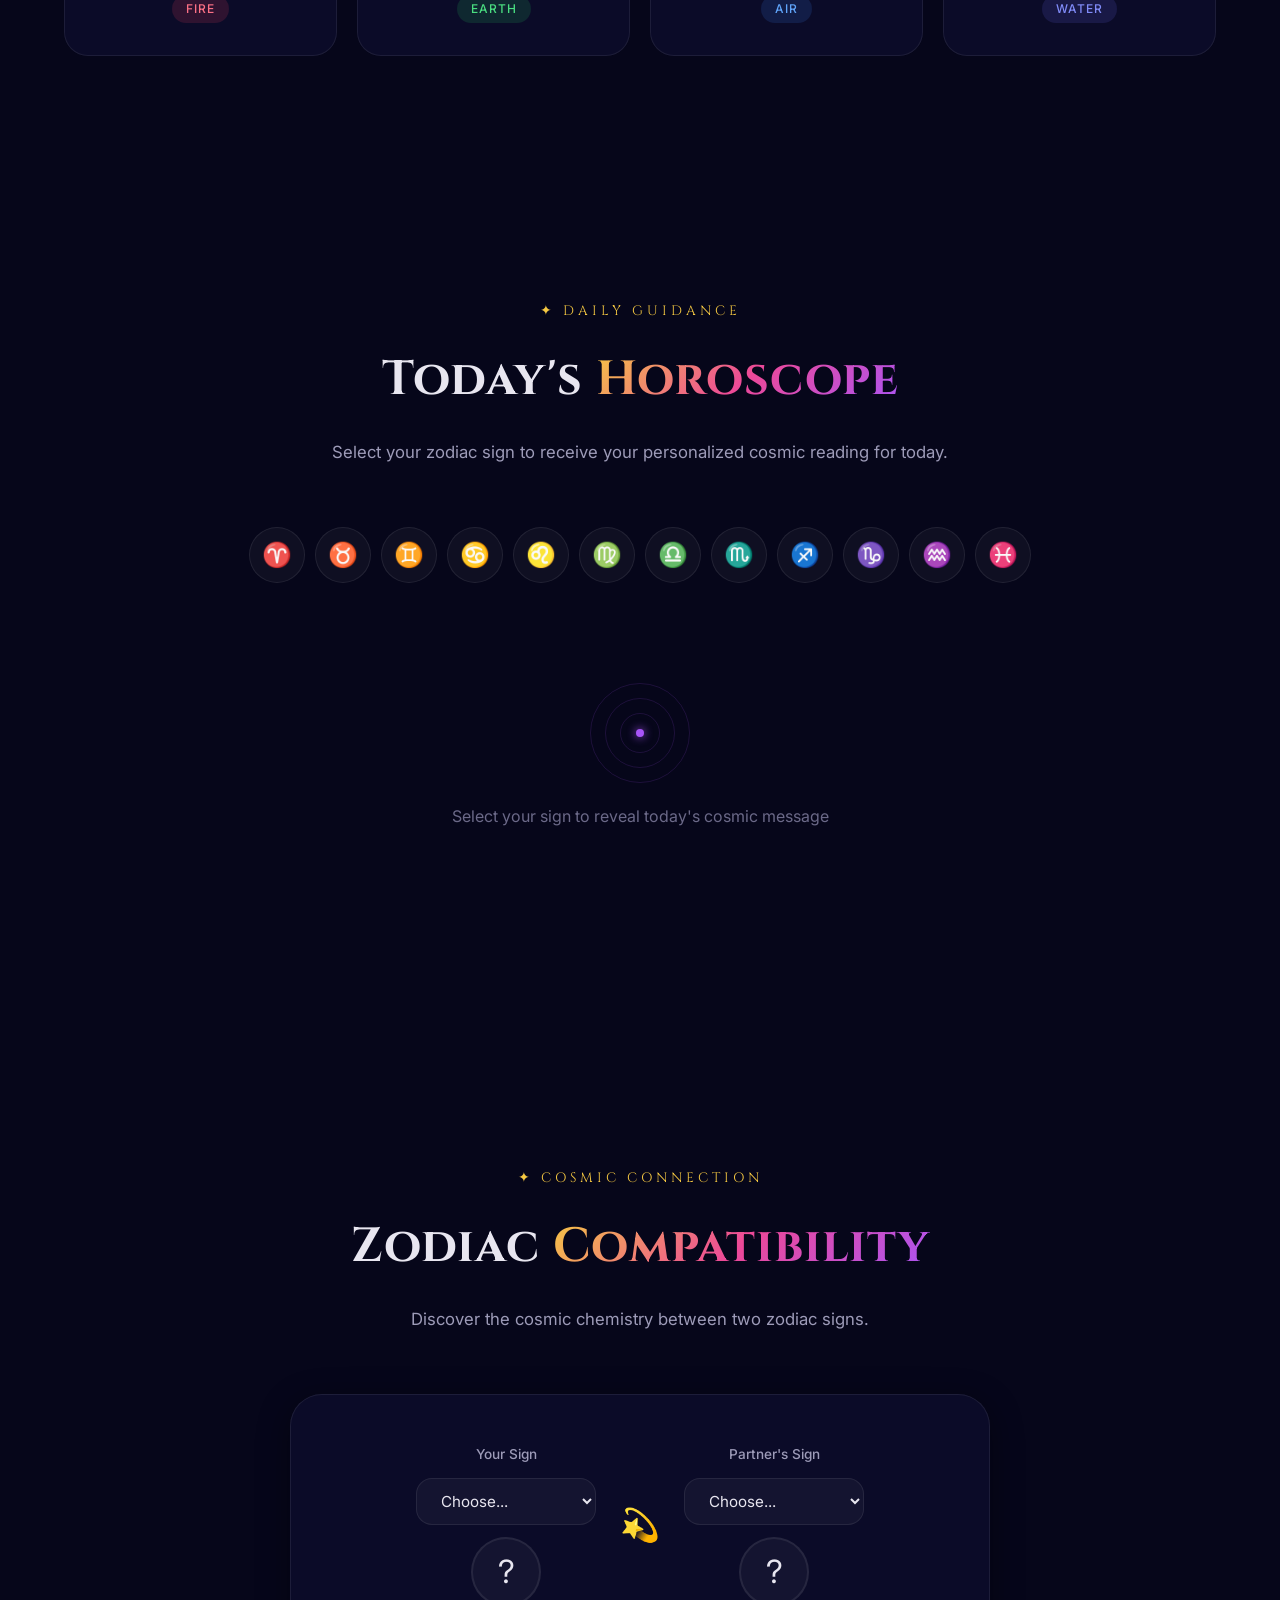
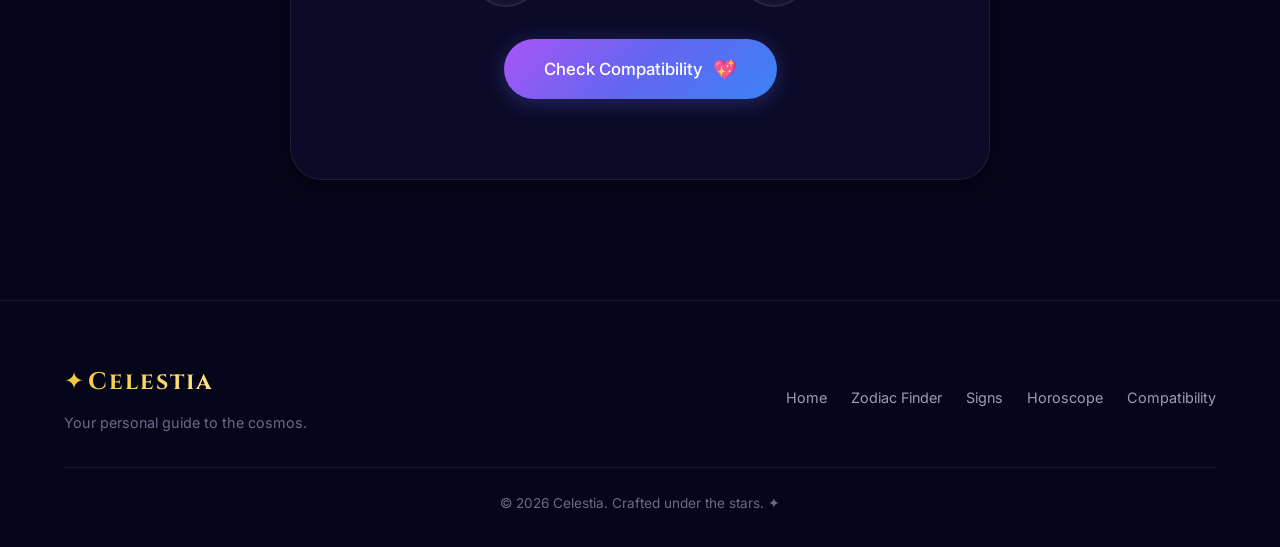
<file: .vscode/project7.html>
<!DOCTYPE html>
<html lang="en">
<head>
    <meta charset="UTF-8">
    <meta name="viewport" content="width=device-width, initial-scale=1.0">
    <meta name="description" content="Discover your zodiac sign, read daily horoscopes, and check compatibility with our beautiful astrology app.">
    <title>Celestia — Your Cosmic Guide</title>
    <link rel="preconnect" href="https://fonts.googleapis.com">
    <link rel="preconnect" href="https://fonts.gstatic.com" crossorigin>
    <link href="https://fonts.googleapis.com/css2?family=Cinzel:wght@400;600;700&family=Inter:wght@300;400;500;600&family=Playfair+Display:ital,wght@0,400;0,700;1,400&display=swap" rel="stylesheet">
    <link rel="stylesheet" href="project7.css">
</head>
<body>
    <!-- Animated Stars Canvas -->
    <canvas id="starsCanvas"></canvas>

    <!-- Shooting Stars -->
    <div class="shooting-stars">
        <div class="shooting-star"></div>
        <div class="shooting-star"></div>
        <div class="shooting-star"></div>
    </div>

    <!-- Navigation -->
    <nav class="navbar" id="navbar">
        <div class="nav-brand">
            <span class="nav-icon">✦</span>
            <span class="nav-title">Celestia</span>
        </div>
        <ul class="nav-links">
            <li><a href="#home">Home</a></li>
            <li><a href="#finder">Zodiac Finder</a></li>
            <li><a href="#signs">Signs</a></li>
            <li><a href="#horoscope">Horoscope</a></li>
            <li><a href="#compatibility">Compatibility</a></li>
        </ul>
        <button class="nav-toggle" id="navToggle" aria-label="Toggle navigation">
            <span></span><span></span><span></span>
        </button>
    </nav>

    <!-- Hero Section -->
    <section class="hero" id="home">
        <div class="hero-content">
            <div class="hero-badge">✧ Cosmic Wisdom Awaits ✧</div>
            <h1 class="hero-title">
                Unlock the <span class="gradient-text">Secrets</span><br>
                of the <span class="gradient-text">Stars</span>
            </h1>
            <p class="hero-subtitle">
                Explore the celestial map written in the cosmos. Discover your zodiac sign, 
                read your daily horoscope, and find your cosmic compatibility.
            </p>
            <div class="hero-buttons">
                <a href="#finder" class="btn btn-primary">
                    <span>Discover Your Sign</span>
                    <svg width="20" height="20" viewBox="0 0 24 24" fill="none" stroke="currentColor" stroke-width="2"><path d="M5 12h14M12 5l7 7-7 7"/></svg>
                </a>
                <a href="#signs" class="btn btn-secondary">Explore All Signs</a>
            </div>
        </div>
        <div class="hero-zodiac-wheel">
            <div class="zodiac-wheel" id="zodiacWheel">
                <div class="wheel-center">
                    <div class="wheel-sun">☉</div>
                </div>
            </div>
        </div>
        <div class="scroll-indicator">
            <span>Scroll to explore</span>
            <div class="scroll-arrow"></div>
        </div>
    </section>

    <!-- Zodiac Finder Section -->
    <section class="section finder-section" id="finder">
        <div class="container">
            <div class="section-header">
                <span class="section-tag">✦ Discover Yourself</span>
                <h2 class="section-title">What's Your <span class="gradient-text">Zodiac Sign</span>?</h2>
                <p class="section-desc">Enter your birth date to unveil your cosmic identity and celestial personality.</p>
            </div>
            <div class="finder-card">
                <div class="finder-form">
                    <div class="date-input-group">
                        <label for="firstName">First Name</label>
                        <input type="text" id="firstName" class="date-input" placeholder="Enter your first name">
                    </div>
                    <div class="date-input-group">
                        <label for="surname">Surname</label>
                        <input type="text" id="surname" class="date-input" placeholder="Enter your surname">
                    </div>
                    <div class="date-input-group">
                        <label for="birthDate">Your Birth Date</label>
                        <input type="date" id="birthDate" class="date-input">
                    </div>
                    <button class="btn btn-primary btn-lg" id="findSignBtn">
                        <span>Reveal My Sign</span>
                        <span class="btn-sparkle">✨</span>
                    </button>
                </div>
                <div class="finder-result" id="finderResult">
                    <div class="result-placeholder">
                        <div class="placeholder-icon">🔮</div>
                        <p>Your cosmic identity awaits discovery...</p>
                    </div>
                </div>
            </div>
        </div>
    </section>

    <!-- Zodiac Signs Section -->
    <section class="section signs-section" id="signs">
        <div class="container">
            <div class="section-header">
                <span class="section-tag">✦ The Zodiac</span>
                <h2 class="section-title">Explore the <span class="gradient-text">12 Signs</span></h2>
                <p class="section-desc">Each sign carries unique energy and cosmic wisdom. Click on any sign to learn more.</p>
            </div>
            <div class="element-filters">
                <button class="filter-btn active" data-filter="all">All Signs</button>
                <button class="filter-btn" data-filter="fire">🔥 Fire</button>
                <button class="filter-btn" data-filter="earth">🌍 Earth</button>
                <button class="filter-btn" data-filter="air">💨 Air</button>
                <button class="filter-btn" data-filter="water">💧 Water</button>
            </div>
            <div class="signs-grid" id="signsGrid">
                <!-- Signs will be injected by JS -->
            </div>
        </div>
    </section>

    <!-- Sign Detail Modal -->
    <div class="modal-overlay" id="signModal">
        <div class="modal-content">
            <button class="modal-close" id="modalClose">&times;</button>
            <div class="modal-body" id="modalBody">
                <!-- Dynamic content -->
            </div>
        </div>
    </div>

    <!-- Daily Horoscope Section -->
    <section class="section horoscope-section" id="horoscope">
        <div class="container">
            <div class="section-header">
                <span class="section-tag">✦ Daily Guidance</span>
                <h2 class="section-title">Today's <span class="gradient-text">Horoscope</span></h2>
                <p class="section-desc">Select your zodiac sign to receive your personalized cosmic reading for today.</p>
            </div>
            <div class="horoscope-selector" id="horoscopeSelector">
                <!-- Sign buttons injected by JS -->
            </div>
            <div class="horoscope-display" id="horoscopeDisplay">
                <div class="horoscope-placeholder">
                    <div class="placeholder-orbit">
                        <div class="orbit-ring"></div>
                        <div class="orbit-ring"></div>
                        <div class="orbit-ring"></div>
                        <div class="orbit-dot"></div>
                    </div>
                    <p>Select your sign to reveal today's cosmic message</p>
                </div>
            </div>
        </div>
    </section>

    <!-- Compatibility Section -->
    <section class="section compatibility-section" id="compatibility">
        <div class="container">
            <div class="section-header">
                <span class="section-tag">✦ Cosmic Connection</span>
                <h2 class="section-title">Zodiac <span class="gradient-text">Compatibility</span></h2>
                <p class="section-desc">Discover the cosmic chemistry between two zodiac signs.</p>
            </div>
            <div class="compat-card">
                <div class="compat-selectors">
                    <div class="compat-select-group">
                        <label>Your Sign</label>
                        <select id="sign1" class="compat-select">
                            <option value="">Choose...</option>
                        </select>
                        <div class="compat-sign-display" id="sign1Display">?</div>
                    </div>
                    <div class="compat-heart">
                        <span class="heart-icon">💫</span>
                    </div>
                    <div class="compat-select-group">
                        <label>Partner's Sign</label>
                        <select id="sign2" class="compat-select">
                            <option value="">Choose...</option>
                        </select>
                        <div class="compat-sign-display" id="sign2Display">?</div>
                    </div>
                </div>
                <button class="btn btn-primary btn-lg" id="checkCompatBtn">
                    <span>Check Compatibility</span>
                    <span class="btn-sparkle">💖</span>
                </button>
                <div class="compat-result" id="compatResult">
                    <!-- Dynamic content -->
                </div>
            </div>
        </div>
    </section>

    <!-- Footer -->
    <footer class="footer">
        <div class="container">
            <div class="footer-content">
                <div class="footer-brand">
                    <span class="nav-icon">✦</span>
                    <span class="nav-title">Celestia</span>
                    <p class="footer-tagline">Your personal guide to the cosmos.</p>
                </div>
                <div class="footer-links">
                    <a href="#home">Home</a>
                    <a href="#finder">Zodiac Finder</a>
                    <a href="#signs">Signs</a>
                    <a href="#horoscope">Horoscope</a>
                    <a href="#compatibility">Compatibility</a>
                </div>
            </div>
            <div class="footer-bottom">
                <p>© 2026 Celestia. Crafted under the stars. ✦</p>
            </div>
        </div>
    </footer>

    <script src="project7.js"></script>
</body>
</html>
</file>
<file: style.css>
/* Reset */
* {
    margin: 0;
    padding: 0;
    box-sizing: border-box;
}

/* Body */
body {
    font-family: Arial, Helvetica, sans-serif;
    background: linear-gradient(135deg, #4facfe, #00c6fb);
    display: flex;
    justify-content: center;
    align-items: center;
    height: 100vh;
}

/* Main Container */
.container {
    width: 500px;
    max-width: 90%;
    background: #fff;
    padding: 20px;
    border-radius: 15px;
    text-align: center;
    box-shadow: 0 10px 25px rgba(0, 0, 0, 0.2);
}

/* Heading */
.container h1 {
    font-size: 1.8rem;
    color: #333;
    margin-bottom: 15px;
}

/* Quote Box */
.quote-box {
    background: #f8f9fa;
    border-left: 6px solid #007bff;
    padding: 15px;
    border-radius: 10px;
    min-height: 80px;
    display: flex;
    justify-content: center;
    align-items: center;
}

/* Quote Text */
#quote {
    font-size: 1rem;
    color: #444;
    font-style: italic;
    line-height: 1.5;
}

/* Hover Effect */
.container:hover {
    transform: translateY(-5px);
    transition: 0.3s ease;
    box-shadow: 0 15px 35px rgba(0, 0, 0, 0.3);
}

/* Responsive */
@media (max-width: 600px) {
    .container {
        padding: 25px;
    }

    .container h1 {
        font-size: 1.6rem;
    }

    #quote {
        font-size: 1.2rem;
    }
}
button{
    background-color: yellow;
    border-radius: 5px;
    padding: 5px;
    color: black;

}
</file>
<file: project2.css>
body{
    padding: 0;
    margin: 0;
    background-color: rgb(25, 25, 25);
    display: flex;
    justify-content: center;
    align-items: center;
    height: 100vh;  
}
#root{
    background-color: wheat;
    text-align: center;
    padding: 40px;
    border-radius: 5px;
}

input{
    font-size: 22px ;
    padding: 4px;    
    margin-bottom: 10px;
    margin-left: 5px;  
}
button{
    font-size: 25px;
    margin-bottom: 30px;
    margin-top: 20px;
    border-radius: 5px;
}

#result{
    font-size: 30px;
}
</file>
<file: project3.css>
* {
    margin: 0;
    padding: 0;
    box-sizing: border-box;
}

body {
    width: 100vw;
    height: 100vh;
    overflow: hidden;
    cursor: crosshair;
    background: linear-gradient(135deg, #141E30, #243B55);
    font-family: Arial, sans-serif;
}

.circle {
    position: absolute;
    width: 80px;
    height: 80px;
    border-radius: 50%;
    display: flex;
    justify-content: center;
    align-items: center;
    text-align: center;

    color: white;
    font-size: 14px;
    font-weight: bold;
    padding: 10px;

    transform: translate(-50%, -50%) scale(0.3);
    opacity: 0;

    box-shadow: 0 10px 25px rgba(0,0,0,0.3);

    transition:
        transform 3s ease,
        opacity 0.8s ease,
        filter 0.8s ease;
}

/* Smooth Appearance */
.circle.show {
    transform: translate(-50%, -50%) scale(1.3);
    opacity: 1;
}

/* Smooth Disappearance */
.circle.hide {
    transform: translate(-50%, -50%) scale(1.1);
    opacity: 0;
    filter: blur(8px);
}
</file>
<file: project4.css>
body{
    background-color: black;
     margin: 0px;
     padding: 0px;
     display :flex;
     justify-content: center;
     align-items: center;
     height: 100vh;
}
button{
    width: 50px;
    height: 50px;
    border: 1px solid black;

}
#red{
    background-color: red;

}

#blue{
    background-color:blue;
}

#orange{
        background-color:orange;
}

#green{
        background-color:green;
}
#purple{
        background-color:purple
}
</file>
<file: project5.css>
/* =============================================
   RESET & BASE
   ============================================= */
*, *::before, *::after {
    margin: 0;
    padding: 0;
    box-sizing: border-box;
}

:root {
    --primary:        #6c63ff;
    --primary-dark:   #4f46e5;
    --primary-light:  #ede9fe;
    --accent:         #06b6d4;
    --success:        #10b981;
    --error:          #ef4444;
    --text-main:      #1e1b4b;
    --text-muted:     #6b7280;
    --border:         #e0e7ff;
    --card-bg:        rgba(255, 255, 255, 0.92);
    --input-bg:       #f5f3ff;
    --shadow:         0 25px 60px rgba(108, 99, 255, 0.18);
    --radius-sm:      8px;
    --radius-md:      14px;
    --radius-lg:      24px;
    --transition:     0.25s cubic-bezier(0.4, 0, 0.2, 1);
}

body {
    min-height: 100vh;
    display: flex;
    justify-content: center;
    align-items: center;
    padding: 24px;
    background: linear-gradient(135deg, #1e1b4b 0%, #4f46e5 50%, #06b6d4 100%);
    font-family: 'Inter', system-ui, -apple-system, sans-serif;
    position: relative;
    overflow-x: hidden;
}

/* =============================================
   ANIMATED BACKGROUND SHAPES
   ============================================= */
.bg-shapes {
    position: fixed;
    inset: 0;
    pointer-events: none;
    overflow: hidden;
    z-index: 0;
}

.shape {
    position: absolute;
    border-radius: 50%;
    opacity: 0.15;
    animation: float 8s ease-in-out infinite;
}

.shape-1 {
    width: 400px; height: 400px;
    background: radial-gradient(circle, #a78bfa, transparent);
    top: -100px; left: -100px;
    animation-duration: 9s;
}

.shape-2 {
    width: 300px; height: 300px;
    background: radial-gradient(circle, #06b6d4, transparent);
    bottom: -80px; right: -80px;
    animation-duration: 11s;
    animation-delay: -3s;
}

.shape-3 {
    width: 200px; height: 200px;
    background: radial-gradient(circle, #f0abfc, transparent);
    top: 50%; left: 60%;
    animation-duration: 7s;
    animation-delay: -5s;
}

@keyframes float {
    0%, 100% { transform: translateY(0) scale(1); }
    50%       { transform: translateY(-30px) scale(1.05); }
}

/* =============================================
   CARD
   ============================================= */
.card {
    position: relative;
    z-index: 1;
    width: 100%;
    max-width: 520px;
    background: var(--card-bg);
    backdrop-filter: blur(20px);
    -webkit-backdrop-filter: blur(20px);
    border: 1px solid rgba(255, 255, 255, 0.6);
    border-radius: var(--radius-lg);
    box-shadow: var(--shadow);
    overflow: hidden;
    animation: slideUp 0.55s cubic-bezier(0.34, 1.56, 0.64, 1) both;
}

@keyframes slideUp {
    from { opacity: 0; transform: translateY(40px) scale(0.97); }
    to   { opacity: 1; transform: translateY(0) scale(1); }
}

/* =============================================
   CARD HEADER
   ============================================= */
.card-header {
    background: linear-gradient(135deg, var(--primary) 0%, var(--accent) 100%);
    padding: 36px 36px 28px;
    text-align: center;
    color: #fff;
}

.icon-wrap {
    width: 60px;
    height: 60px;
    background: rgba(255,255,255,0.2);
    border-radius: 16px;
    display: flex;
    align-items: center;
    justify-content: center;
    margin: 0 auto 16px;
    backdrop-filter: blur(10px);
}

.icon-wrap svg {
    width: 30px;
    height: 30px;
    color: #fff;
}

.card-header h1 {
    font-size: 1.65rem;
    font-weight: 700;
    letter-spacing: -0.5px;
    margin-bottom: 6px;
}

.subtitle {
    font-size: 0.9rem;
    opacity: 0.85;
    font-weight: 400;
}

/* =============================================
   SUCCESS BANNER
   ============================================= */
.success-banner {
    display: flex;
    align-items: center;
    gap: 14px;
    margin: 20px 28px 0;
    padding: 14px 18px;
    background: #d1fae5;
    border: 1px solid #6ee7b7;
    border-radius: var(--radius-md);
    color: #065f46;
    font-size: 0.88rem;
    animation: popIn 0.4s cubic-bezier(0.34, 1.56, 0.64, 1) both;
}

.success-banner[hidden] { display: none !important; }

.success-banner svg {
    width: 24px;
    height: 24px;
    flex-shrink: 0;
    color: var(--success);
}

.success-banner strong {
    display: block;
    font-size: 0.95rem;
    margin-bottom: 2px;
}

@keyframes popIn {
    from { opacity: 0; transform: scale(0.9); }
    to   { opacity: 1; transform: scale(1); }
}

/* =============================================
   FORM
   ============================================= */
form {
    padding: 28px 28px 32px;
    display: flex;
    flex-direction: column;
    gap: 18px;
}

.form-row {
    display: grid;
    grid-template-columns: 1fr 1fr;
    gap: 16px;
}

@media (max-width: 420px) {
    .form-row { grid-template-columns: 1fr; }
    .card-header { padding: 28px 20px 22px; }
    form { padding: 22px 20px 28px; }
}

/* =============================================
   FIELD GROUPS
   ============================================= */
.field-group {
    display: flex;
    flex-direction: column;
    gap: 6px;
}

label {
    font-size: 0.82rem;
    font-weight: 600;
    color: var(--text-main);
    letter-spacing: 0.3px;
    text-transform: uppercase;
}

/* =============================================
   INPUT WRAP
   ============================================= */
.input-wrap {
    position: relative;
    display: flex;
    align-items: center;
}

.field-icon {
    position: absolute;
    left: 13px;
    width: 17px;
    height: 17px;
    color: var(--text-muted);
    pointer-events: none;
    flex-shrink: 0;
    transition: color var(--transition);
}

input,
select {
    width: 100%;
    padding: 11px 14px 11px 38px;
    background: var(--input-bg);
    border: 2px solid var(--border);
    border-radius: var(--radius-sm);
    font-size: 0.93rem;
    font-family: inherit;
    color: var(--text-main);
    outline: none;
    transition: border-color var(--transition), box-shadow var(--transition), background var(--transition);
    -webkit-appearance: none;
    appearance: none;
}

input::placeholder { color: #a0aec0; }

input:focus,
select:focus {
    border-color: var(--primary);
    background: #fff;
    box-shadow: 0 0 0 4px rgba(108, 99, 255, 0.12);
}

input:focus + .field-icon,
.input-wrap:focus-within .field-icon {
    color: var(--primary);
}

/* Invalid state */
input.invalid,
select.invalid {
    border-color: var(--error);
    background: #fff5f5;
    box-shadow: 0 0 0 4px rgba(239, 68, 68, 0.1);
}

/* Valid state */
input.valid {
    border-color: var(--success);
}

/* Select-specific */
.select-wrap select {
    cursor: pointer;
}

.chevron-icon {
    position: absolute;
    right: 12px;
    width: 16px;
    height: 16px;
    color: var(--text-muted);
    pointer-events: none;
}

/* =============================================
   ERROR MESSAGES
   ============================================= */
.error-msg {
    font-size: 0.78rem;
    color: var(--error);
    font-weight: 500;
    min-height: 16px;
    display: flex;
    align-items: center;
    gap: 4px;
    animation: errorSlide 0.2s ease both;
}

@keyframes errorSlide {
    from { opacity: 0; transform: translateX(-4px); }
    to   { opacity: 1; transform: translateX(0); }
}

/* =============================================
   SUBMIT BUTTON
   ============================================= */
button[type="submit"] {
    display: flex;
    align-items: center;
    justify-content: center;
    gap: 10px;
    margin-top: 6px;
    padding: 14px 20px;
    background: linear-gradient(135deg, var(--primary) 0%, var(--primary-dark) 100%);
    color: #fff;
    font-size: 1rem;
    font-weight: 600;
    font-family: inherit;
    border: none;
    border-radius: var(--radius-sm);
    cursor: pointer;
    letter-spacing: 0.3px;
    transition: transform var(--transition), box-shadow var(--transition), background var(--transition);
    box-shadow: 0 4px 15px rgba(108, 99, 255, 0.35);
}

button[type="submit"]:hover {
    transform: translateY(-2px);
    box-shadow: 0 8px 25px rgba(108, 99, 255, 0.45);
    background: linear-gradient(135deg, #7c72ff 0%, var(--primary) 100%);
}

button[type="submit"]:active {
    transform: scale(0.98);
    box-shadow: 0 2px 10px rgba(108, 99, 255, 0.3);
}

.btn-icon {
    width: 18px;
    height: 18px;
    transition: transform var(--transition);
}

button[type="submit"]:hover .btn-icon {
    transform: translateX(4px);
}
</file>
<file: project6.css>
/* ==========================================
   CRICKET QUIZ ARENA - STYLESHEET
   ========================================== */

:root {
    --bg-dark: #090d16;
    --bg-card: rgba(15, 23, 42, 0.75);
    --bg-card-hover: rgba(30, 41, 59, 0.85);
    --border-color: rgba(255, 255, 255, 0.12);
    --border-glow: rgba(16, 185, 129, 0.3);
    
    --primary-green: #10b981;
    --primary-green-glow: #059669;
    --accent-gold: #fbbf24;
    --accent-gold-glow: #f59e0b;
    --accent-blue: #38bdf8;
    --accent-red: #f43f5e;

    --text-main: #f8fafc;
    --text-muted: #94a3b8;
    
    --font-heading: 'Outfit', sans-serif;
    --font-body: 'Plus Jakarta Sans', sans-serif;

    --radius-sm: 8px;
    --radius-md: 16px;
    --radius-lg: 24px;

    --transition-fast: 0.2s cubic-bezier(0.4, 0, 0.2, 1);
    --transition-normal: 0.35s cubic-bezier(0.4, 0, 0.2, 1);
}

/* Reset & Base */
* {
    margin: 0;
    padding: 0;
    box-sizing: border-box;
    font-family: var(--font-body);
}

body {
    background-color: var(--bg-dark);
    color: var(--text-main);
    min-height: 100vh;
    display: flex;
    justify-content: center;
    align-items: center;
    position: relative;
    overflow-x: hidden;
}

/* Stadium Background Effects */
.stadium-bg {
    position: fixed;
    top: 0;
    left: 0;
    width: 100%;
    height: 100%;
    background: 
        radial-gradient(circle at 50% 20%, rgba(16, 185, 129, 0.15) 0%, transparent 60%),
        radial-gradient(circle at 80% 80%, rgba(56, 189, 248, 0.1) 0%, transparent 50%),
        radial-gradient(circle at 20% 70%, rgba(251, 191, 36, 0.08) 0%, transparent 50%),
        radial-gradient(circle at 50% 100%, rgba(16, 185, 129, 0.2) 0%, transparent 70%),
        #070b11;
    z-index: -2;
}

.overlay {
    position: fixed;
    top: 0;
    left: 0;
    width: 100%;
    height: 100%;
    background-image: radial-gradient(rgba(255, 255, 255, 0.03) 1px, transparent 0);
    background-size: 24px 24px;
    z-index: -1;
    pointer-events: none;
}

/* Main Layout */
.main-wrapper {
    width: 100%;
    max-width: 850px;
    min-height: 100vh;
    display: flex;
    flex-direction: column;
    padding: 20px;
}

/* App Header */
.app-header {
    display: flex;
    justify-content: space-between;
    align-items: center;
    padding: 16px 24px;
    background: rgba(15, 23, 42, 0.6);
    backdrop-filter: blur(12px);
    border: 1px solid var(--border-color);
    border-radius: var(--radius-md);
    margin-bottom: 24px;
    box-shadow: 0 8px 32px rgba(0, 0, 0, 0.3);
}

.logo {
    display: flex;
    align-items: center;
    gap: 12px;
}

.logo i {
    font-size: 1.8rem;
    color: var(--accent-gold);
    filter: drop-shadow(0 0 10px rgba(251, 191, 36, 0.6));
}

.logo h1 {
    font-family: var(--font-heading);
    font-size: 1.4rem;
    font-weight: 800;
    letter-spacing: 0.5px;
    color: var(--text-main);
}

.logo h1 span {
    color: var(--primary-green);
    font-weight: 600;
    margin-left: 6px;
}

.icon-btn {
    background: rgba(255, 255, 255, 0.08);
    border: 1px solid var(--border-color);
    color: var(--text-main);
    width: 44px;
    height: 44px;
    border-radius: 50%;
    display: flex;
    align-items: center;
    justify-content: center;
    font-size: 1.1rem;
    cursor: pointer;
    transition: var(--transition-fast);
}

.icon-btn:hover {
    background: rgba(16, 185, 129, 0.2);
    border-color: var(--primary-green);
    color: var(--primary-green);
    transform: scale(1.05);
}

/* Glassmorphism Card Base */
.glass {
    background: var(--bg-card);
    backdrop-filter: blur(16px);
    border: 1px solid var(--border-color);
    border-radius: var(--radius-lg);
    box-shadow: 0 12px 40px rgba(0, 0, 0, 0.4);
    padding: 32px;
}

/* App Container & Screens */
.app-container {
    flex: 1;
    display: flex;
    flex-direction: column;
}

.screen {
    display: none;
    animation: fadeIn 0.4s ease forwards;
}

.screen.active {
    display: block;
}

@keyframes fadeIn {
    from {
        opacity: 0;
        transform: translateY(12px);
    }
    to {
        opacity: 1;
        transform: translateY(0);
    }
}

/* ==========================================
   START / LOBBY SCREEN STYLES
   ========================================== */
.hero-card {
    text-align: center;
    position: relative;
    overflow: hidden;
}

.hero-card::before {
    content: '';
    position: absolute;
    top: -50px;
    left: 50%;
    transform: translateX(-50%);
    width: 250px;
    height: 100px;
    background: radial-gradient(circle, rgba(16, 185, 129, 0.25) 0%, transparent 70%);
    pointer-events: none;
}

.badge-tag {
    display: inline-flex;
    align-items: center;
    gap: 8px;
    padding: 6px 16px;
    background: rgba(16, 185, 129, 0.15);
    border: 1px solid rgba(16, 185, 129, 0.3);
    border-radius: 30px;
    color: var(--primary-green);
    font-size: 0.85rem;
    font-weight: 600;
    margin-bottom: 16px;
}

.hero-card h2 {
    font-family: var(--font-heading);
    font-size: 2rem;
    font-weight: 800;
    margin-bottom: 8px;
    background: linear-gradient(135deg, #ffffff 0%, #cbd5e1 100%);
    -webkit-background-clip: text;
    -webkit-text-fill-color: transparent;
}

.hero-card p {
    color: var(--text-muted);
    font-size: 0.95rem;
    margin-bottom: 28px;
    line-height: 1.5;
}

/* Setup Form */
.form-group {
    display: flex;
    flex-direction: column;
    text-align: left;
    margin-bottom: 20px;
    flex: 1;
}

.form-group label {
    font-size: 0.85rem;
    font-weight: 600;
    color: var(--text-muted);
    margin-bottom: 8px;
    display: flex;
    align-items: center;
    gap: 8px;
}

.form-group label i {
    color: var(--primary-green);
}

.form-group input,
.form-group select {
    background: rgba(15, 23, 42, 0.8);
    border: 1px solid var(--border-color);
    border-radius: var(--radius-sm);
    padding: 12px 16px;
    color: var(--text-main);
    font-size: 0.95rem;
    outline: none;
    transition: var(--transition-fast);
}

.form-group input:focus,
.form-group select:focus {
    border-color: var(--primary-green);
    box-shadow: 0 0 12px rgba(16, 185, 129, 0.25);
}

.form-row {
    display: flex;
    gap: 16px;
}

/* Rules Card */
.rules-card {
    background: rgba(255, 255, 255, 0.03);
    border: 1px solid rgba(255, 255, 255, 0.08);
    border-radius: var(--radius-md);
    padding: 16px 20px;
    margin-bottom: 20px;
    text-align: left;
}

.rules-card h3 {
    font-size: 0.9rem;
    color: var(--accent-gold);
    margin-bottom: 12px;
    display: flex;
    align-items: center;
    gap: 8px;
}

.rules-grid {
    display: grid;
    grid-template-columns: repeat(2, 1fr);
    gap: 10px;
}

.rule-item {
    display: flex;
    align-items: center;
    gap: 8px;
    font-size: 0.82rem;
    color: var(--text-muted);
}

.rule-item i {
    color: var(--primary-green);
    font-size: 0.9rem;
}

/* High Score Banner */
.high-score-banner {
    display: flex;
    align-items: center;
    justify-content: center;
    gap: 10px;
    background: rgba(251, 191, 36, 0.1);
    border: 1px dashed rgba(251, 191, 36, 0.3);
    padding: 10px;
    border-radius: var(--radius-sm);
    margin-bottom: 24px;
    font-size: 0.9rem;
    color: var(--accent-gold);
}

.gold-icon {
    color: var(--accent-gold);
}

/* Buttons */
.btn {
    display: inline-flex;
    align-items: center;
    justify-content: center;
    gap: 10px;
    padding: 14px 28px;
    border-radius: 50px;
    font-size: 1rem;
    font-weight: 700;
    font-family: var(--font-heading);
    cursor: pointer;
    border: none;
    transition: var(--transition-fast);
    letter-spacing: 0.5px;
    text-transform: uppercase;
}

.btn-primary {
    background: linear-gradient(135deg, var(--primary-green) 0%, var(--primary-green-glow) 100%);
    color: #ffffff;
    box-shadow: 0 6px 20px rgba(16, 185, 129, 0.35);
    width: 100%;
}

.btn-primary:hover {
    transform: translateY(-2px);
    box-shadow: 0 10px 25px rgba(16, 185, 129, 0.5);
    filter: brightness(1.1);
}

.btn-secondary {
    background: rgba(255, 255, 255, 0.08);
    border: 1px solid var(--border-color);
    color: var(--text-main);
}

.btn-secondary:hover {
    background: rgba(255, 255, 255, 0.15);
    border-color: rgba(255, 255, 255, 0.3);
}

/* ==========================================
   QUIZ ARENA SCREEN STYLES
   ========================================== */

/* Scoreboard HUD */
.scoreboard-hud {
    display: flex;
    justify-content: space-between;
    align-items: center;
    padding: 16px 24px;
    margin-bottom: 16px;
}

.score-box {
    text-align: left;
}

.score-box .label {
    font-size: 0.7rem;
    font-weight: 700;
    color: var(--text-muted);
    letter-spacing: 1px;
}

.score-box .value {
    font-family: var(--font-heading);
    font-size: 1.8rem;
    font-weight: 900;
    color: var(--primary-green);
    line-height: 1;
}

.match-info {
    display: flex;
    gap: 12px;
    align-items: center;
}

.overs-badge, .streak-badge {
    background: rgba(255, 255, 255, 0.06);
    border: 1px solid var(--border-color);
    padding: 6px 14px;
    border-radius: 20px;
    font-size: 0.8rem;
    font-weight: 700;
    color: var(--text-main);
}

.streak-badge {
    background: rgba(251, 191, 36, 0.15);
    border-color: rgba(251, 191, 36, 0.3);
    color: var(--accent-gold);
}

/* Circular Timer */
.timer-box {
    position: relative;
    width: 50px;
    height: 50px;
}

.circular-timer {
    position: relative;
    width: 100%;
    height: 100%;
    display: flex;
    align-items: center;
    justify-content: center;
}

.timer-svg {
    width: 100%;
    height: 100%;
    transform: rotate(-90deg);
}

.circle-bg {
    fill: none;
    stroke: rgba(255, 255, 255, 0.1);
    stroke-width: 3.5;
}

.circle-progress {
    fill: none;
    stroke: var(--primary-green);
    stroke-width: 3.5;
    stroke-linecap: round;
    transition: stroke-dasharray 1s linear, stroke 0.3s ease;
}

.circle-progress.warning {
    stroke: var(--accent-gold);
}

.circle-progress.danger {
    stroke: var(--accent-red);
}

#hud-timer {
    position: absolute;
    font-family: var(--font-heading);
    font-size: 1rem;
    font-weight: 800;
    color: var(--text-main);
}

/* Progress Bar */
.progress-bar-container {
    width: 100%;
    height: 6px;
    background: rgba(255, 255, 255, 0.08);
    border-radius: 10px;
    overflow: hidden;
    margin-bottom: 20px;
}

.progress-bar-fill {
    height: 100%;
    width: 10%;
    background: linear-gradient(90deg, var(--primary-green) 0%, var(--accent-blue) 100%);
    border-radius: 10px;
    transition: width 0.4s ease;
}

/* Question Card */
.question-card {
    position: relative;
}

.question-header {
    display: flex;
    justify-content: space-between;
    align-items: center;
    margin-bottom: 16px;
}

.category-tag {
    font-size: 0.75rem;
    font-weight: 700;
    text-transform: uppercase;
    letter-spacing: 1px;
    color: var(--accent-blue);
    background: rgba(56, 189, 248, 0.1);
    padding: 4px 12px;
    border-radius: 12px;
    border: 1px solid rgba(56, 189, 248, 0.2);
}

.difficulty-tag {
    font-size: 0.75rem;
    font-weight: 700;
    padding: 4px 12px;
    border-radius: 12px;
}

.difficulty-tag.easy {
    background: rgba(16, 185, 129, 0.15);
    color: var(--primary-green);
}

.difficulty-tag.medium {
    background: rgba(251, 191, 36, 0.15);
    color: var(--accent-gold);
}

.difficulty-tag.hard {
    background: rgba(244, 63, 94, 0.15);
    color: var(--accent-red);
}

.question-card h3 {
    font-family: var(--font-heading);
    font-size: 1.35rem;
    font-weight: 700;
    line-height: 1.4;
    margin-bottom: 24px;
    color: var(--text-main);
}

/* Options Grid */
.options-grid {
    display: grid;
    grid-template-columns: 1fr;
    gap: 12px;
    margin-bottom: 24px;
}

.option-btn {
    display: flex;
    align-items: center;
    justify-content: space-between;
    padding: 16px 20px;
    background: rgba(255, 255, 255, 0.04);
    border: 1px solid var(--border-color);
    border-radius: var(--radius-md);
    color: var(--text-main);
    font-size: 0.95rem;
    font-weight: 500;
    cursor: pointer;
    text-align: left;
    transition: var(--transition-fast);
    position: relative;
    overflow: hidden;
}

.option-btn .opt-prefix {
    width: 32px;
    height: 32px;
    border-radius: 50%;
    background: rgba(255, 255, 255, 0.08);
    display: flex;
    align-items: center;
    justify-content: center;
    font-weight: 700;
    font-size: 0.85rem;
    margin-right: 12px;
    flex-shrink: 0;
}

.option-btn .opt-text {
    flex: 1;
}

.option-btn .opt-icon {
    font-size: 1.1rem;
    opacity: 0;
    transition: opacity 0.2s ease;
}

.option-btn:hover:not(:disabled) {
    background: rgba(16, 185, 129, 0.1);
    border-color: rgba(16, 185, 129, 0.4);
    transform: translateX(4px);
}

.option-btn:hover:not(:disabled) .opt-prefix {
    background: var(--primary-green);
    color: #ffffff;
}

/* Option States after Selection */
.option-btn.correct {
    background: rgba(16, 185, 129, 0.2) !important;
    border-color: var(--primary-green) !important;
    color: #ffffff;
    box-shadow: 0 0 16px rgba(16, 185, 129, 0.3);
}

.option-btn.correct .opt-prefix {
    background: var(--primary-green);
    color: #ffffff;
}

.option-btn.correct .opt-icon {
    opacity: 1;
    color: var(--primary-green);
}

.option-btn.wrong {
    background: rgba(244, 63, 94, 0.2) !important;
    border-color: var(--accent-red) !important;
    color: #ffffff;
    animation: shake 0.4s ease;
}

.option-btn.wrong .opt-prefix {
    background: var(--accent-red);
    color: #ffffff;
}

.option-btn.wrong .opt-icon {
    opacity: 1;
    color: var(--accent-red);
}

.option-btn:disabled {
    cursor: default;
}

@keyframes shake {
    0%, 100% { transform: translateX(0); }
    20%, 60% { transform: translateX(-8px); }
    40%, 80% { transform: translateX(8px); }
}

/* Explanation Box */
.explanation-box {
    background: rgba(56, 189, 248, 0.08);
    border: 1px solid rgba(56, 189, 248, 0.25);
    border-radius: var(--radius-md);
    padding: 16px 20px;
    margin-bottom: 20px;
    animation: fadeIn 0.3s ease;
}

.explanation-box.hidden {
    display: none;
}

.explanation-title {
    font-size: 0.85rem;
    font-weight: 700;
    color: var(--accent-blue);
    margin-bottom: 6px;
    display: flex;
    align-items: center;
    gap: 8px;
}

.explanation-box p {
    font-size: 0.9rem;
    color: var(--text-muted);
    line-height: 1.5;
}

.quiz-footer {
    display: flex;
    justify-content: flex-end;
}

.hidden {
    display: none !important;
}

/* ==========================================
   RESULTS / MATCH SCORECARD STYLES
   ========================================== */
.result-card {
    text-align: center;
}

.trophy-box {
    margin-bottom: 12px;
}

.trophy-gold {
    font-size: 4rem;
    color: var(--accent-gold);
    filter: drop-shadow(0 0 20px rgba(251, 191, 36, 0.7));
    animation: bounceTrophy 2s infinite ease-in-out;
}

@keyframes bounceTrophy {
    0%, 100% { transform: translateY(0); }
    50% { transform: translateY(-10px); }
}

.result-header h2 {
    font-family: var(--font-heading);
    font-size: 2.2rem;
    font-weight: 900;
    margin-bottom: 6px;
}

.player-congrats {
    color: var(--text-muted);
    font-size: 1rem;
    margin-bottom: 24px;
}

/* Scorecard Grid */
.scorecard-grid {
    display: grid;
    grid-template-columns: repeat(4, 1fr);
    gap: 16px;
    margin-bottom: 24px;
}

.stat-card {
    background: rgba(255, 255, 255, 0.04);
    border: 1px solid var(--border-color);
    border-radius: var(--radius-md);
    padding: 16px;
    text-align: center;
    transition: var(--transition-fast);
}

.stat-card:hover {
    border-color: var(--primary-green);
    transform: translateY(-2px);
}

.stat-icon {
    font-size: 1.3rem;
    color: var(--primary-green);
    margin-bottom: 8px;
}

.stat-value {
    font-family: var(--font-heading);
    font-size: 1.6rem;
    font-weight: 800;
    color: var(--text-main);
    margin-bottom: 4px;
}

.stat-label {
    font-size: 0.75rem;
    color: var(--text-muted);
    text-transform: uppercase;
    letter-spacing: 0.5px;
}

/* New High Score Alert */
.new-high-score {
    background: linear-gradient(135deg, rgba(251, 191, 36, 0.2) 0%, rgba(245, 158, 11, 0.1) 100%);
    border: 1px solid var(--accent-gold);
    color: var(--accent-gold);
    font-weight: 800;
    font-size: 0.95rem;
    padding: 12px;
    border-radius: var(--radius-sm);
    margin-bottom: 24px;
    letter-spacing: 1px;
}

/* Ball-by-ball Review */
.review-section {
    text-align: left;
    margin-bottom: 28px;
}

.review-section h3 {
    font-size: 1rem;
    color: var(--text-main);
    margin-bottom: 14px;
    display: flex;
    align-items: center;
    gap: 8px;
}

.review-list {
    max-height: 240px;
    overflow-y: auto;
    display: flex;
    flex-direction: column;
    gap: 10px;
    padding-right: 6px;
}

.review-list::-webkit-scrollbar {
    width: 6px;
}

.review-list::-webkit-scrollbar-thumb {
    background: rgba(255, 255, 255, 0.15);
    border-radius: 4px;
}

.review-item {
    background: rgba(255, 255, 255, 0.03);
    border: 1px solid var(--border-color);
    border-radius: var(--radius-sm);
    padding: 12px 16px;
    font-size: 0.85rem;
}

.review-item.correct-item {
    border-left: 4px solid var(--primary-green);
}

.review-item.wrong-item {
    border-left: 4px solid var(--accent-red);
}

.review-q-title {
    font-weight: 600;
    color: var(--text-main);
    margin-bottom: 4px;
}

.review-ans {
    color: var(--text-muted);
    font-size: 0.8rem;
}

.review-ans .user-val {
    font-weight: 600;
}

.review-ans .user-val.correct-text { color: var(--primary-green); }
.review-ans .user-val.wrong-text { color: var(--accent-red); }

.result-actions {
    display: flex;
    gap: 16px;
}

.result-actions .btn {
    flex: 1;
}

/* Footer */
.app-footer {
    text-align: center;
    padding: 20px 0;
    color: var(--text-muted);
    font-size: 0.8rem;
    margin-top: auto;
}

/* ==========================================
   RESPONSIVE DESIGN (MOBILE & TABLET)
   ========================================== */
@media (max-width: 640px) {
    .main-wrapper {
        padding: 12px;
    }

    .app-header {
        padding: 12px 16px;
    }

    .logo h1 {
        font-size: 1.1rem;
    }

    .glass {
        padding: 20px;
    }

    .form-row {
        flex-direction: column;
        gap: 0;
    }

    .rules-grid {
        grid-template-columns: 1fr;
    }

    .scoreboard-hud {
        padding: 12px 16px;
    }

    .score-box .value {
        font-size: 1.4rem;
    }

    .scorecard-grid {
        grid-template-columns: repeat(2, 1fr);
    }

    .result-actions {
        flex-direction: column;
    }
}
</file>
<file: project7.css>
/* ===== RESET & VARIABLES ===== */
*,
*::before,
*::after {
  margin: 0;
  padding: 0;
  box-sizing: border-box;
}

:root {
  --bg: #0a0a12;
  --bg-2: #12101f;
  --surface: rgba(255, 255, 255, 0.04);
  --surface-hover: rgba(255, 255, 255, 0.08);
  --glass: rgba(255, 255, 255, 0.06);
  --glass-border: rgba(255, 255, 255, 0.12);
  --cream: #f5efe6;
  --text: #e8e0d4;
  --text-soft: #a8a09a;
  --text-muted: #6b6560;
  --gold: #d4a55a;
  --gold-light: #f0d6a0;
  --gold-glow: rgba(212, 165, 90, 0.35);
  --violet: #7c5cbf;
  --violet-light: #b49aea;
  --rose: #e07c8f;
  --sage: #8ec5a2;
  --deep: #09080f;
  --shadow: 0 24px 80px rgba(0, 0, 0, 0.5);
  --shadow-gold: 0 8px 40px rgba(212, 165, 90, 0.15);
  --radius: 20px;
  --radius-lg: 28px;
  --transition: 0.3s cubic-bezier(0.4, 0, 0.2, 1);
}

html {
  scroll-behavior: smooth;
  scroll-padding-top: 100px;
}

body {
  font-family: "Inter", "Outfit", system-ui, -apple-system, sans-serif;
  color: var(--text);
  min-height: 100vh;
  background: var(--bg);
  overflow-x: hidden;
  -webkit-font-smoothing: antialiased;
}

#starfield {
  position: fixed;
  inset: 0;
  z-index: 0;
  pointer-events: none;
}

/* ===== LAYOUT ===== */
.page-shell {
  position: relative;
  z-index: 1;
  width: min(1320px, calc(100% - 48px));
  margin: 0 auto;
}

/* ===== HEADER ===== */
.topbar {
  position: sticky;
  top: 0;
  z-index: 100;
  height: 80px;
  display: flex;
  align-items: center;
  justify-content: space-between;
  padding: 0 4px;
  backdrop-filter: blur(20px) saturate(180%);
  -webkit-backdrop-filter: blur(20px) saturate(180%);
  background: rgba(10, 10, 18, 0.7);
  border-bottom: 1px solid var(--glass-border);
  transition: background var(--transition);
}

.topbar.scrolled {
  background: rgba(10, 10, 18, 0.92);
}

.brand {
  display: inline-flex;
  align-items: center;
  gap: 12px;
  text-decoration: none;
  color: var(--cream);
}

.brand-icon {
  width: 44px;
  height: 44px;
  border-radius: 50%;
  border: 1.5px solid var(--gold);
  position: relative;
  display: grid;
  place-items: center;
  background: radial-gradient(circle, rgba(212, 165, 90, 0.15), transparent);
}

.brand-orb {
  width: 20px;
  height: 20px;
  border-radius: 50%;
  background: radial-gradient(circle at 35% 35%, #ffe8b8, var(--gold));
  box-shadow: 0 0 16px var(--gold-glow);
  animation: pulse-orb 3s ease-in-out infinite;
}

@keyframes pulse-orb {
  0%, 100% { box-shadow: 0 0 16px var(--gold-glow); transform: scale(1); }
  50% { box-shadow: 0 0 28px var(--gold-glow); transform: scale(1.08); }
}

.brand-text {
  font-family: "Cormorant Garamond", Georgia, serif;
  font-size: 26px;
  font-weight: 600;
  letter-spacing: 0.02em;
}

.main-nav {
  display: flex;
  align-items: center;
  gap: 36px;
}

.main-nav a {
  color: var(--text-soft);
  text-decoration: none;
  font-size: 13px;
  font-weight: 500;
  letter-spacing: 0.06em;
  position: relative;
  padding: 4px 0;
  transition: color var(--transition);
}

.main-nav a::after {
  content: "";
  position: absolute;
  bottom: -2px;
  left: 0;
  width: 0%;
  height: 2px;
  background: var(--gold);
  border-radius: 2px;
  transition: width var(--transition);
}

.main-nav a:hover,
.main-nav a.active {
  color: var(--gold-light);
}

.main-nav a:hover::after,
.main-nav a.active::after {
  width: 100%;
}

.nav-actions {
  display: flex;
  align-items: center;
  gap: 12px;
}

.hamburger {
  display: none;
  flex-direction: column;
  gap: 5px;
  background: none;
  border: none;
  cursor: pointer;
  padding: 8px;
}

.hamburger span {
  display: block;
  width: 22px;
  height: 2px;
  background: var(--cream);
  border-radius: 2px;
  transition: var(--transition);
}

/* ===== BUTTONS ===== */
.btn {
  display: inline-flex;
  align-items: center;
  justify-content: center;
  gap: 8px;
  border: none;
  cursor: pointer;
  text-decoration: none;
  font-family: inherit;
  font-weight: 600;
  font-size: 13px;
  letter-spacing: 0.06em;
  border-radius: 999px;
  transition: all var(--transition);
}

.btn-primary {
  color: #1a1008;
  background: linear-gradient(135deg, #f0d6a0 0%, #d4a55a 50%, #b8853e 100%);
  padding: 14px 30px;
  box-shadow: var(--shadow-gold), inset 0 1px 0 rgba(255, 255, 255, 0.4);
}

.btn-primary:hover {
  transform: translateY(-2px);
  box-shadow: 0 12px 48px rgba(212, 165, 90, 0.3), inset 0 1px 0 rgba(255, 255, 255, 0.4);
}

.btn-primary:active {
  transform: translateY(0);
}

.btn-ghost {
  padding: 13px 28px;
  border: 1px solid var(--glass-border);
  color: var(--cream);
  background: rgba(255, 255, 255, 0.03);
  backdrop-filter: blur(8px);
}

.btn-ghost:hover {
  background: rgba(255, 255, 255, 0.08);
  border-color: rgba(255, 255, 255, 0.2);
  transform: translateY(-2px);
}

.btn-lg { padding: 16px 36px; font-size: 14px; }
.btn-sm { padding: 10px 20px; font-size: 11px; }

/* ===== HERO ===== */
.hero {
  min-height: calc(100vh - 80px);
  padding: 80px 0 60px;
  display: flex;
  align-items: center;
  justify-content: space-between;
  gap: 60px;
}

.hero-copy {
  max-width: 600px;
}

.eyebrow {
  display: flex;
  align-items: center;
  gap: 10px;
  font-size: 11px;
  font-weight: 600;
  letter-spacing: 0.22em;
  color: var(--gold);
  text-transform: uppercase;
}

.pulse-dot {
  width: 8px;
  height: 8px;
  border-radius: 50%;
  background: var(--gold);
  animation: pulse-dot 2s ease-in-out infinite;
}

@keyframes pulse-dot {
  0%, 100% { opacity: 1; box-shadow: 0 0 0 0 var(--gold-glow); }
  50% { opacity: 0.6; box-shadow: 0 0 0 8px transparent; }
}

.hero-copy h1 {
  margin-top: 24px;
  font-family: "Cormorant Garamond", Georgia, serif;
  font-size: clamp(48px, 6vw, 80px);
  line-height: 1.0;
  font-weight: 500;
  color: var(--cream);
}

.gradient-text {
  background: linear-gradient(135deg, var(--gold-light), var(--violet-light), var(--rose));
  -webkit-background-clip: text;
  -webkit-text-fill-color: transparent;
  background-clip: text;
}

.hero-text {
  margin-top: 24px;
  max-width: 520px;
  font-size: 17px;
  line-height: 1.8;
  color: var(--text-soft);
}

.cta-row {
  margin-top: 36px;
  display: flex;
  gap: 14px;
  align-items: center;
  flex-wrap: wrap;
}

/* Cosmic Panel */
.cosmic-panel {
  width: min(480px, 44vw);
  min-width: 340px;
}

.panel-frame {
  position: relative;
  min-height: 480px;
  border-radius: var(--radius-lg);
  border: 1px solid var(--glass-border);
  background: linear-gradient(160deg, rgba(124, 92, 191, 0.12), rgba(212, 165, 90, 0.08), rgba(10, 10, 18, 0.9));
  box-shadow: var(--shadow);
  overflow: hidden;
  padding: 28px;
  backdrop-filter: blur(12px);
}

.panel-frame::before {
  content: "";
  position: absolute;
  width: 300px;
  height: 300px;
  border-radius: 50%;
  background: radial-gradient(circle, var(--gold-glow), transparent 70%);
  top: -100px;
  right: -100px;
  pointer-events: none;
}

.panel-glass {
  position: relative;
  z-index: 2;
}

.orb-wrap {
  display: grid;
  place-items: center;
  margin-top: 10px;
}

.orbit-system {
  position: relative;
  width: 320px;
  height: 320px;
  display: grid;
  place-items: center;
  animation: orbit-spin 60s linear infinite;
}

@keyframes orbit-spin {
  to { transform: rotate(360deg); }
}

.orbit-ring {
  position: absolute;
  border-radius: 50%;
  border: 1px solid rgba(255, 255, 255, 0.08);
}

.orbit-ring.outer {
  width: 300px;
  height: 300px;
  border-color: rgba(212, 165, 90, 0.2);
}

.orbit-ring.mid {
  width: 230px;
  height: 230px;
  border-color: rgba(124, 92, 191, 0.2);
}

.orbit-ring.inner {
  width: 150px;
  height: 150px;
  border-color: rgba(255, 255, 255, 0.1);
}

.sun-core {
  width: 80px;
  height: 80px;
  border-radius: 50%;
  background: radial-gradient(circle at 40% 40%, #ffe8b8, var(--gold));
  display: grid;
  place-items: center;
  box-shadow: 0 0 40px var(--gold-glow), 0 0 80px rgba(212, 165, 90, 0.15);
  animation: orbit-spin 60s linear infinite reverse;
}

.sun-icon {
  font-size: 36px;
  color: #3a2210;
  animation: orbit-spin 60s linear infinite;
}

.orbit-node {
  position: absolute;
  width: 36px;
  height: 36px;
  border-radius: 50%;
  background: rgba(10, 10, 18, 0.7);
  border: 1px solid rgba(255, 255, 255, 0.2);
  display: grid;
  place-items: center;
  font-size: 15px;
  color: var(--gold-light);
  backdrop-filter: blur(4px);
  animation: orbit-spin 60s linear infinite reverse;
}

.node-one { left: 30px; top: 100px; }
.node-two { right: 40px; top: 110px; }
.node-three { left: 140px; bottom: 20px; }

.panel-tagline {
  margin-top: 36px;
  text-align: center;
}

.panel-date {
  margin-top: 8px;
  font-size: 13px;
  color: var(--text-soft);
}

/* ===== SECTION UTILITIES ===== */
.section-kicker {
  font-size: 11px;
  font-weight: 700;
  letter-spacing: 0.22em;
  text-transform: uppercase;
  color: var(--gold);
}

.section-heading {
  display: flex;
  align-items: center;
  justify-content: space-between;
}

.section-heading.centered {
  justify-content: center;
  align-items: center;
  flex-direction: column;
  text-align: center;
}

.section-heading h2 {
  font-family: "Cormorant Garamond", Georgia, serif;
  font-weight: 500;
  margin-top: 12px;
  font-size: clamp(32px, 4vw, 48px);
  color: var(--cream);
}

.section-sub {
  margin-top: 14px;
  max-width: 520px;
  font-size: 15px;
  line-height: 1.7;
  color: var(--text-soft);
}

/* ===== BIRTH CHART FORM ===== */
.form-section {
  padding: 100px 0 80px;
}

.birth-form-card {
  margin: 48px auto 0;
  max-width: 720px;
  padding: 44px 40px;
  border-radius: var(--radius-lg);
  border: 1px solid var(--glass-border);
  background: linear-gradient(160deg, rgba(124, 92, 191, 0.06), rgba(212, 165, 90, 0.04), var(--surface));
  backdrop-filter: blur(16px);
  box-shadow: var(--shadow);
}

.form-grid {
  display: grid;
  grid-template-columns: 1fr 1fr 1fr;
  gap: 20px;
}

.form-group {
  display: flex;
  flex-direction: column;
  gap: 8px;
}

.form-group label {
  font-size: 12px;
  font-weight: 600;
  letter-spacing: 0.08em;
  color: var(--text-soft);
  text-transform: uppercase;
}

.input-wrap {
  position: relative;
  display: flex;
  align-items: center;
}

.input-icon {
  position: absolute;
  left: 14px;
  color: var(--text-muted);
  display: grid;
  place-items: center;
  pointer-events: none;
  transition: color var(--transition);
}

.input-wrap input {
  width: 100%;
  padding: 14px 14px 14px 44px;
  font-family: inherit;
  font-size: 15px;
  color: var(--cream);
  background: rgba(255, 255, 255, 0.06);
  border: 1.5px solid rgba(255, 255, 255, 0.1);
  border-radius: 14px;
  outline: none;
  transition: all var(--transition);
}

.input-wrap input::placeholder {
  color: var(--text-muted);
}

.input-wrap input:focus {
  border-color: var(--gold);
  background: rgba(255, 255, 255, 0.08);
  box-shadow: 0 0 0 3px rgba(212, 165, 90, 0.15);
}

.input-wrap input:focus ~ .input-icon,
.input-wrap:has(input:focus) .input-icon {
  color: var(--gold);
}

.input-wrap input.input-error {
  border-color: var(--rose);
  box-shadow: 0 0 0 3px rgba(224, 124, 143, 0.15);
}

.form-error {
  font-size: 11px;
  color: var(--rose);
  min-height: 16px;
  transition: opacity var(--transition);
}

.btn-submit {
  width: 100%;
  margin-top: 28px;
  padding: 18px;
  font-size: 15px;
  position: relative;
}

.btn-loader {
  display: none;
  width: 20px;
  height: 20px;
  border: 2.5px solid rgba(26, 16, 8, 0.3);
  border-top-color: #1a1008;
  border-radius: 50%;
  animation: spin 0.7s linear infinite;
}

.btn-submit.loading .btn-text { opacity: 0; }
.btn-submit.loading .btn-loader { display: block; position: absolute; }

@keyframes spin {
  to { transform: rotate(360deg); }
}

/* ===== RESULT SECTION ===== */
.result-section {
  display: none;
  padding: 40px 0 80px;
}

.result-section.visible {
  display: block;
}

.result-card {
  max-width: 780px;
  margin: 0 auto;
  padding: 48px 44px;
  border-radius: var(--radius-lg);
  border: 1px solid var(--glass-border);
  background: linear-gradient(160deg, rgba(124, 92, 191, 0.08), rgba(212, 165, 90, 0.06), var(--surface));
  backdrop-filter: blur(20px);
  box-shadow: var(--shadow);
  position: relative;
  animation: slideUp 0.6s cubic-bezier(0.2, 0.75, 0.2, 1) forwards;
}

.reveal-result {
  opacity: 0;
  transform: translateY(30px);
}

@keyframes slideUp {
  to { opacity: 1; transform: translateY(0); }
}

.result-close {
  position: absolute;
  top: 20px;
  right: 20px;
  width: 40px;
  height: 40px;
  border-radius: 50%;
  border: 1px solid var(--glass-border);
  background: rgba(255, 255, 255, 0.06);
  color: var(--text-soft);
  font-size: 22px;
  cursor: pointer;
  display: grid;
  place-items: center;
  transition: all var(--transition);
}

.result-close:hover {
  background: rgba(255, 255, 255, 0.12);
  color: var(--cream);
}

.result-header {
  display: flex;
  align-items: center;
  gap: 20px;
  margin-bottom: 32px;
}

.result-zodiac-icon {
  width: 64px;
  height: 64px;
  border-radius: 50%;
  border: 2px solid var(--gold);
  display: grid;
  place-items: center;
  font-size: 28px;
  background: radial-gradient(circle, rgba(212, 165, 90, 0.15), transparent);
  box-shadow: 0 0 24px var(--gold-glow);
}

.result-name {
  font-family: "Cormorant Garamond", Georgia, serif;
  font-size: 32px;
  font-weight: 500;
  color: var(--cream);
  margin-top: 4px;
}

.result-sign-row {
  display: flex;
  align-items: center;
  justify-content: space-between;
  padding: 24px;
  border-radius: var(--radius);
  background: rgba(255, 255, 255, 0.04);
  border: 1px solid var(--glass-border);
  margin-bottom: 28px;
}

.result-sign-main {
  display: flex;
  align-items: center;
  gap: 18px;
}

.result-sign-symbol {
  font-size: 48px;
  color: var(--gold-light);
  line-height: 1;
}

.result-sign-name {
  font-family: "Cormorant Garamond", Georgia, serif;
  font-size: 36px;
  font-weight: 500;
  color: var(--cream);
}

.result-sign-dates {
  font-size: 13px;
  color: var(--text-soft);
  margin-top: 2px;
  display: block;
}

.result-element-badge {
  padding: 8px 18px;
  border-radius: 999px;
  font-size: 12px;
  font-weight: 600;
  letter-spacing: 0.08em;
  text-transform: uppercase;
  border: 1px solid;
}

.result-element-badge.fire { color: #ff8a65; border-color: rgba(255, 138, 101, 0.4); background: rgba(255, 138, 101, 0.1); }
.result-element-badge.earth { color: var(--sage); border-color: rgba(142, 197, 162, 0.4); background: rgba(142, 197, 162, 0.1); }
.result-element-badge.air { color: var(--violet-light); border-color: rgba(180, 154, 234, 0.4); background: rgba(180, 154, 234, 0.1); }
.result-element-badge.water { color: #64b5f6; border-color: rgba(100, 181, 246, 0.4); background: rgba(100, 181, 246, 0.1); }

/* ===== RASHI INFO CARD ===== */
.rashi-info-card {
  margin-bottom: 28px;
  padding: 28px;
  border-radius: var(--radius);
  background: linear-gradient(135deg, rgba(212, 165, 90, 0.1), rgba(124, 92, 191, 0.08), rgba(255, 255, 255, 0.03));
  border: 1px solid rgba(212, 165, 90, 0.25);
  position: relative;
  overflow: hidden;
}

.rashi-info-card::before {
  content: "";
  position: absolute;
  top: -40px;
  right: -40px;
  width: 120px;
  height: 120px;
  border-radius: 50%;
  background: radial-gradient(circle, var(--gold-glow), transparent 70%);
  pointer-events: none;
}

.rashi-info-header {
  display: flex;
  align-items: center;
  justify-content: space-between;
  margin-bottom: 20px;
  padding-bottom: 16px;
  border-bottom: 1px solid rgba(255, 255, 255, 0.08);
}

.rashi-label {
  font-size: 12px;
  font-weight: 700;
  letter-spacing: 0.2em;
  text-transform: uppercase;
  color: var(--gold);
}

.rashi-name-value {
  font-family: "Cormorant Garamond", Georgia, serif;
  font-size: 28px;
  font-weight: 500;
  color: var(--gold-light);
}

.rashi-info-grid {
  display: grid;
  grid-template-columns: 1fr 1fr;
  gap: 16px;
}

.rashi-info-item {
  display: flex;
  flex-direction: column;
  gap: 6px;
  padding: 14px;
  border-radius: 14px;
  background: rgba(255, 255, 255, 0.04);
  border: 1px solid rgba(255, 255, 255, 0.06);
}

.rashi-info-key {
  font-size: 10px;
  font-weight: 600;
  letter-spacing: 0.16em;
  text-transform: uppercase;
  color: var(--text-muted);
}

.rashi-info-val {
  font-family: "Cormorant Garamond", Georgia, serif;
  font-size: 20px;
  font-weight: 500;
  color: var(--cream);
}

.rashi-info-val.highlight-letter {
  font-size: 28px;
  color: var(--gold-light);
  text-shadow: 0 0 20px var(--gold-glow);
}

@media (max-width: 480px) {
  .rashi-info-grid {
    grid-template-columns: 1fr;
  }

  .rashi-info-header {
    flex-direction: column;
    gap: 8px;
    align-items: flex-start;
  }
}

.result-details-grid {
  display: grid;
  grid-template-columns: repeat(3, 1fr);
  gap: 14px;
  margin-bottom: 28px;
}

.detail-card {
  padding: 18px;
  border-radius: 16px;
  background: rgba(255, 255, 255, 0.04);
  border: 1px solid rgba(255, 255, 255, 0.06);
  text-align: center;
}

.detail-label {
  display: block;
  font-size: 10px;
  font-weight: 600;
  letter-spacing: 0.18em;
  text-transform: uppercase;
  color: var(--text-muted);
  margin-bottom: 8px;
}

.detail-value {
  display: block;
  font-family: "Cormorant Garamond", Georgia, serif;
  font-size: 22px;
  font-weight: 500;
  color: var(--gold-light);
}

.result-traits {
  margin-bottom: 28px;
}

.result-traits h4,
.result-message h4,
.result-bars h4 {
  font-family: "Cormorant Garamond", Georgia, serif;
  font-size: 22px;
  font-weight: 500;
  margin-bottom: 14px;
  color: var(--cream);
}

.traits-list {
  display: flex;
  flex-wrap: wrap;
  gap: 10px;
}

.trait-tag {
  padding: 8px 18px;
  border-radius: 999px;
  font-size: 13px;
  font-weight: 500;
  color: var(--cream);
  background: rgba(255, 255, 255, 0.06);
  border: 1px solid var(--glass-border);
}

.result-message {
  margin-bottom: 28px;
  padding: 24px;
  border-radius: var(--radius);
  background: linear-gradient(135deg, rgba(212, 165, 90, 0.08), rgba(124, 92, 191, 0.06));
  border: 1px solid rgba(255, 255, 255, 0.08);
}

.result-message p {
  font-size: 16px;
  line-height: 1.8;
  color: var(--text-soft);
  font-style: italic;
}

.result-bars {
  margin-bottom: 32px;
}

.bar-row {
  display: flex;
  align-items: center;
  gap: 14px;
  margin-bottom: 14px;
}

.bar-row > span:first-child {
  width: 60px;
  font-size: 12px;
  font-weight: 500;
  color: var(--text-soft);
}

.bar-track {
  flex: 1;
  height: 8px;
  border-radius: 99px;
  background: rgba(255, 255, 255, 0.06);
  overflow: hidden;
}

.bar-fill {
  height: 100%;
  border-radius: inherit;
  width: 0%;
  transition: width 1.2s cubic-bezier(0.2, 0.75, 0.2, 1);
}

.love-fill { background: linear-gradient(90deg, #e07c8f, #f5b0bc); }
.career-fill { background: linear-gradient(90deg, var(--gold), var(--gold-light)); }
.health-fill { background: linear-gradient(90deg, var(--sage), #b8e0c8); }
.luck-fill { background: linear-gradient(90deg, var(--violet), var(--violet-light)); }

.bar-percent {
  width: 38px;
  text-align: right;
  font-size: 12px;
  font-weight: 600;
  color: var(--gold-light);
}

#tryAgainBtn {
  width: 100%;
  margin-top: 8px;
}

/* ===== FEATURES ===== */
.features-section {
  padding: 100px 0;
}

.features-grid {
  margin-top: 48px;
  display: grid;
  grid-template-columns: repeat(4, 1fr);
  gap: 20px;
}

.feature-card {
  padding: 36px 28px;
  border-radius: var(--radius);
  border: 1px solid var(--glass-border);
  background: var(--surface);
  transition: all var(--transition);
}

.feature-card:hover {
  background: var(--surface-hover);
  border-color: rgba(255, 255, 255, 0.18);
  transform: translateY(-6px);
  box-shadow: var(--shadow);
}

.feature-card.highlight {
  background: linear-gradient(160deg, rgba(212, 165, 90, 0.1), rgba(124, 92, 191, 0.06));
  border-color: rgba(212, 165, 90, 0.2);
}

.feature-icon {
  width: 56px;
  height: 56px;
  border-radius: 16px;
  background: linear-gradient(135deg, rgba(212, 165, 90, 0.15), rgba(124, 92, 191, 0.1));
  border: 1px solid rgba(255, 255, 255, 0.1);
  display: grid;
  place-items: center;
  color: var(--gold-light);
  margin-bottom: 24px;
}

.feature-card h3 {
  font-family: "Cormorant Garamond", Georgia, serif;
  font-size: 24px;
  font-weight: 500;
  color: var(--cream);
  margin-bottom: 12px;
}

.feature-card p {
  font-size: 14px;
  line-height: 1.7;
  color: var(--text-soft);
}

/* ===== TAROT ===== */
.tarot-section {
  padding: 80px 0 100px;
}

.tarot-grid {
  margin-top: 48px;
  display: grid;
  grid-template-columns: repeat(3, 1fr);
  gap: 24px;
}

.tarot-card {
  min-height: 280px;
  border-radius: var(--radius-lg);
  padding: 40px 32px;
  border: 1px solid var(--glass-border);
  background: var(--surface);
  display: flex;
  flex-direction: column;
  justify-content: center;
  transition: all 0.4s cubic-bezier(0.2, 0.75, 0.2, 1);
  cursor: default;
}

.tarot-card:hover {
  transform: translateY(-8px);
  border-color: rgba(255, 255, 255, 0.18);
  box-shadow: var(--shadow);
}

.tarot-card.active-card {
  background: linear-gradient(180deg, rgba(212, 165, 90, 0.14), rgba(124, 92, 191, 0.06), var(--surface));
  border-color: rgba(212, 165, 90, 0.25);
  transform: translateY(-12px);
}

.tarot-card.active-card:hover {
  transform: translateY(-18px);
}

.tarot-symbol {
  font-size: 40px;
  color: var(--gold-light);
}

.tarot-card h3 {
  font-family: "Cormorant Garamond", Georgia, serif;
  margin-top: 18px;
  font-size: 30px;
  font-weight: 500;
  color: var(--cream);
}

.tarot-card p {
  margin-top: 12px;
  line-height: 1.8;
  color: var(--text-soft);
  font-size: 14px;
}

.tag {
  display: inline-flex;
  align-self: flex-start;
  margin-top: 24px;
  font-size: 10px;
  font-weight: 600;
  letter-spacing: 0.2em;
  color: var(--gold);
  text-transform: uppercase;
}

/* ===== CONTACT / NEWSLETTER ===== */
.contact-section {
  padding: 60px 0 100px;
}

.contact-card {
  display: flex;
  align-items: center;
  justify-content: space-between;
  gap: 40px;
  padding: 52px 48px;
  border-radius: var(--radius-lg);
  border: 1px solid var(--glass-border);
  background: linear-gradient(135deg, rgba(124, 92, 191, 0.08), rgba(212, 165, 90, 0.06), var(--surface));
  backdrop-filter: blur(12px);
}

.contact-left {
  max-width: 420px;
}

.contact-left h2 {
  font-family: "Cormorant Garamond", Georgia, serif;
  font-size: 36px;
  font-weight: 500;
  color: var(--cream);
  margin-top: 10px;
}

.contact-left p {
  margin-top: 12px;
  color: var(--text-soft);
  font-size: 15px;
  line-height: 1.7;
}

.contact-form {
  display: flex;
  gap: 12px;
  flex: 1;
  max-width: 420px;
}

.contact-form .input-wrap {
  flex: 1;
}

.contact-form input {
  width: 100%;
  padding: 15px 18px;
  font-family: inherit;
  font-size: 14px;
  color: var(--cream);
  background: rgba(255, 255, 255, 0.06);
  border: 1.5px solid rgba(255, 255, 255, 0.1);
  border-radius: 14px;
  outline: none;
  transition: all var(--transition);
}

.contact-form input::placeholder {
  color: var(--text-muted);
}

.contact-form input:focus {
  border-color: var(--gold);
  background: rgba(255, 255, 255, 0.08);
  box-shadow: 0 0 0 3px rgba(212, 165, 90, 0.15);
}

/* ===== FOOTER ===== */
.footer {
  padding: 60px 0 40px;
  border-top: 1px solid var(--glass-border);
}

.footer-top {
  display: flex;
  justify-content: space-between;
  gap: 40px;
  margin-bottom: 40px;
}

.footer-logo {
  font-family: "Cormorant Garamond", Georgia, serif;
  font-size: 28px;
  color: var(--cream);
}

.footer-desc {
  margin-top: 10px;
  font-size: 14px;
  color: var(--text-muted);
  max-width: 280px;
  line-height: 1.6;
}

.footer-links {
  display: flex;
  gap: 60px;
}

.footer-col {
  display: flex;
  flex-direction: column;
  gap: 10px;
}

.footer-col h5 {
  font-size: 12px;
  font-weight: 700;
  letter-spacing: 0.15em;
  text-transform: uppercase;
  color: var(--text-soft);
  margin-bottom: 4px;
}

.footer-col a {
  color: var(--text-muted);
  text-decoration: none;
  font-size: 13px;
  transition: color var(--transition);
}

.footer-col a:hover {
  color: var(--gold-light);
}

.footer-bottom {
  display: flex;
  justify-content: space-between;
  align-items: center;
  padding-top: 24px;
  border-top: 1px solid rgba(255, 255, 255, 0.06);
}

.footer-copy {
  color: var(--text-muted);
  font-size: 12px;
}

.footer-social {
  display: flex;
  gap: 16px;
}

.footer-social a {
  width: 36px;
  height: 36px;
  border-radius: 50%;
  border: 1px solid rgba(255, 255, 255, 0.1);
  display: grid;
  place-items: center;
  color: var(--text-soft);
  text-decoration: none;
  font-size: 16px;
  transition: all var(--transition);
}

.footer-social a:hover {
  border-color: var(--gold);
  color: var(--gold-light);
  background: rgba(212, 165, 90, 0.1);
}

/* ===== TOAST ===== */
.toast {
  position: fixed;
  bottom: 32px;
  left: 50%;
  transform: translateX(-50%) translateY(100px);
  padding: 14px 28px;
  border-radius: 14px;
  background: rgba(10, 10, 18, 0.92);
  border: 1px solid var(--gold);
  backdrop-filter: blur(16px);
  display: flex;
  align-items: center;
  gap: 10px;
  z-index: 200;
  transition: transform 0.4s cubic-bezier(0.2, 0.75, 0.2, 1);
  box-shadow: 0 8px 32px rgba(0, 0, 0, 0.4);
}

.toast.visible {
  transform: translateX(-50%) translateY(0);
}

.toast-icon {
  width: 24px;
  height: 24px;
  border-radius: 50%;
  background: var(--gold);
  color: #1a1008;
  display: grid;
  place-items: center;
  font-size: 13px;
  font-weight: 700;
}

.toast-message {
  font-size: 14px;
  color: var(--cream);
  font-weight: 500;
}

/* ===== REVEAL ANIMATION ===== */
.reveal {
  opacity: 0;
  transform: translateY(28px);
}

.reveal.visible {
  animation: revealUp 0.8s cubic-bezier(0.2, 0.75, 0.2, 1) forwards;
}

@keyframes revealUp {
  to { opacity: 1; transform: translateY(0); }
}

/* ===== RESPONSIVE ===== */
@media (max-width: 1100px) {
  .features-grid {
    grid-template-columns: repeat(2, 1fr);
  }
}

@media (max-width: 1000px) {
  .page-shell {
    width: min(100%, calc(100% - 32px));
  }

  .hero {
    flex-direction: column;
    padding-top: 48px;
    min-height: auto;
  }

  .hero-copy {
    max-width: 100%;
  }

  .cosmic-panel {
    width: 100%;
    min-width: unset;
  }

  .form-grid {
    grid-template-columns: 1fr;
  }

  .result-details-grid {
    grid-template-columns: repeat(2, 1fr);
  }

  .tarot-grid {
    grid-template-columns: 1fr;
  }

  .contact-card {
    flex-direction: column;
    text-align: center;
  }

  .contact-form {
    flex-direction: column;
    max-width: 100%;
  }
}

@media (max-width: 768px) {
  .main-nav {
    display: none;
    position: fixed;
    inset: 80px 0 0 0;
    background: rgba(10, 10, 18, 0.96);
    backdrop-filter: blur(20px);
    flex-direction: column;
    align-items: center;
    justify-content: center;
    gap: 28px;
    z-index: 99;
  }

  .main-nav.open {
    display: flex;
  }

  .main-nav a {
    font-size: 18px;
  }

  .hamburger {
    display: flex;
  }

  .hamburger.active span:nth-child(1) {
    transform: rotate(45deg) translate(5px, 5px);
  }

  .hamburger.active span:nth-child(2) {
    opacity: 0;
  }

  .hamburger.active span:nth-child(3) {
    transform: rotate(-45deg) translate(5px, -5px);
  }

  .features-grid {
    grid-template-columns: 1fr;
  }

  .footer-top {
    flex-direction: column;
  }

  .footer-links {
    gap: 36px;
  }

  .footer-bottom {
    flex-direction: column;
    gap: 16px;
    text-align: center;
  }

  .birth-form-card {
    padding: 28px 20px;
  }

  .result-card {
    padding: 32px 24px;
  }

  .result-details-grid {
    grid-template-columns: 1fr;
  }
}

@media (max-width: 480px) {
  .hero-copy h1 {
    font-size: 40px;
  }

  .cta-row {
    flex-direction: column;
    align-items: stretch;
  }

  .cta-row .btn {
    text-align: center;
  }

  .result-sign-row {
    flex-direction: column;
    gap: 16px;
    text-align: center;
  }

  .result-sign-main {
    flex-direction: column;
  }
}
</file>
<file: .vscode/project7.css>
/* ============================================
   CELESTIA — Astrology App Styles
   ============================================ */

/* ---- Reset & Base ---- */
*, *::before, *::after {
    margin: 0;
    padding: 0;
    box-sizing: border-box;
}

:root {
    --bg-primary: #06061a;
    --bg-secondary: #0c0c2e;
    --bg-card: rgba(15, 15, 50, 0.6);
    --bg-glass: rgba(255, 255, 255, 0.04);
    --bg-glass-hover: rgba(255, 255, 255, 0.08);
    --text-primary: #e8e6f0;
    --text-secondary: #9d9bb8;
    --text-muted: #6b6988;
    --accent-1: #a855f7;
    --accent-2: #6366f1;
    --accent-3: #ec4899;
    --accent-4: #3b82f6;
    --gold: #f5c842;
    --gold-light: #fde68a;
    --gradient-primary: linear-gradient(135deg, #a855f7, #6366f1, #3b82f6);
    --gradient-warm: linear-gradient(135deg, #f5c842, #ec4899, #a855f7);
    --gradient-cosmic: linear-gradient(135deg, #0c0c2e 0%, #1a0a3e 30%, #2d1b69 60%, #0c0c2e 100%);
    --border-glass: rgba(255, 255, 255, 0.08);
    --shadow-glow: 0 0 30px rgba(168, 85, 247, 0.15);
    --shadow-card: 0 8px 32px rgba(0, 0, 0, 0.4);
    --radius-sm: 8px;
    --radius-md: 16px;
    --radius-lg: 24px;
    --radius-xl: 32px;
    --radius-full: 9999px;
    --font-display: 'Cinzel', serif;
    --font-body: 'Inter', sans-serif;
    --font-accent: 'Playfair Display', serif;
    --transition-fast: 0.2s ease;
    --transition-base: 0.3s ease;
    --transition-slow: 0.5s ease;
}

html {
    scroll-behavior: smooth;
    scrollbar-width: thin;
    scrollbar-color: var(--accent-2) var(--bg-primary);
}

body {
    font-family: var(--font-body);
    background: var(--bg-primary);
    color: var(--text-primary);
    overflow-x: hidden;
    line-height: 1.7;
    min-height: 100vh;
}

body::before {
    content: '';
    position: fixed;
    inset: 0;
    background: 
        radial-gradient(ellipse at 20% 50%, rgba(99, 102, 241, 0.08) 0%, transparent 50%),
        radial-gradient(ellipse at 80% 20%, rgba(168, 85, 247, 0.06) 0%, transparent 50%),
        radial-gradient(ellipse at 50% 80%, rgba(236, 72, 153, 0.05) 0%, transparent 50%);
    pointer-events: none;
    z-index: 0;
}

a {
    text-decoration: none;
    color: inherit;
}

img { max-width: 100%; }

/* ---- Stars Canvas ---- */
#starsCanvas {
    position: fixed;
    inset: 0;
    z-index: 0;
    pointer-events: none;
}

/* ---- Shooting Stars ---- */
.shooting-stars {
    position: fixed;
    inset: 0;
    z-index: 0;
    pointer-events: none;
    overflow: hidden;
}

.shooting-star {
    position: absolute;
    width: 120px;
    height: 2px;
    background: linear-gradient(90deg, rgba(255,255,255,0.8), transparent);
    border-radius: 2px;
    opacity: 0;
    animation: shootingStar 4s ease-in-out infinite;
}

.shooting-star:nth-child(1) {
    top: 15%;
    left: 30%;
    animation-delay: 0s;
    animation-duration: 3.5s;
}

.shooting-star:nth-child(2) {
    top: 40%;
    left: 60%;
    animation-delay: 2s;
    animation-duration: 4s;
}

.shooting-star:nth-child(3) {
    top: 65%;
    left: 20%;
    animation-delay: 4.5s;
    animation-duration: 3s;
}

@keyframes shootingStar {
    0% { transform: translateX(0) translateY(0) rotate(-35deg); opacity: 0; }
    5% { opacity: 1; }
    15% { opacity: 1; }
    20% { transform: translateX(400px) translateY(200px) rotate(-35deg); opacity: 0; }
    100% { opacity: 0; }
}

/* ---- Utility ---- */
.container {
    max-width: 1200px;
    margin: 0 auto;
    padding: 0 24px;
    position: relative;
    z-index: 1;
}

.gradient-text {
    background: var(--gradient-warm);
    -webkit-background-clip: text;
    -webkit-text-fill-color: transparent;
    background-clip: text;
}

/* ---- Navigation ---- */
.navbar {
    position: fixed;
    top: 0;
    left: 0;
    right: 0;
    z-index: 100;
    display: flex;
    align-items: center;
    justify-content: space-between;
    padding: 16px 40px;
    transition: var(--transition-base);
    backdrop-filter: blur(0px);
}

.navbar.scrolled {
    padding: 12px 40px;
    background: rgba(6, 6, 26, 0.85);
    backdrop-filter: blur(20px);
    border-bottom: 1px solid var(--border-glass);
}

.nav-brand {
    display: flex;
    align-items: center;
    gap: 10px;
}

.nav-icon {
    font-size: 1.5rem;
    color: var(--gold);
    animation: pulse 3s ease-in-out infinite;
}

@keyframes pulse {
    0%, 100% { opacity: 1; transform: scale(1); }
    50% { opacity: 0.7; transform: scale(1.1); }
}

.nav-title {
    font-family: var(--font-display);
    font-size: 1.5rem;
    font-weight: 700;
    letter-spacing: 2px;
    background: linear-gradient(135deg, var(--gold), var(--gold-light));
    -webkit-background-clip: text;
    -webkit-text-fill-color: transparent;
    background-clip: text;
}

.nav-links {
    display: flex;
    list-style: none;
    gap: 8px;
}

.nav-links a {
    display: block;
    padding: 8px 18px;
    border-radius: var(--radius-full);
    font-size: 0.9rem;
    font-weight: 400;
    color: var(--text-secondary);
    transition: var(--transition-base);
    position: relative;
}

.nav-links a:hover,
.nav-links a.active {
    color: var(--text-primary);
    background: var(--bg-glass-hover);
}

.nav-toggle {
    display: none;
    flex-direction: column;
    gap: 5px;
    background: none;
    border: none;
    cursor: pointer;
    padding: 8px;
}

.nav-toggle span {
    width: 24px;
    height: 2px;
    background: var(--text-primary);
    border-radius: 2px;
    transition: var(--transition-base);
}

/* ---- Hero Section ---- */
.hero {
    min-height: 100vh;
    display: flex;
    align-items: center;
    justify-content: center;
    position: relative;
    padding: 120px 40px 80px;
    gap: 60px;
    overflow: hidden;
}

.hero::after {
    content: '';
    position: absolute;
    bottom: 0;
    left: 0;
    right: 0;
    height: 200px;
    background: linear-gradient(to top, var(--bg-primary), transparent);
    z-index: 1;
    pointer-events: none;
}

.hero-content {
    max-width: 600px;
    z-index: 2;
    animation: fadeInUp 1s ease-out;
}

@keyframes fadeInUp {
    from { opacity: 0; transform: translateY(40px); }
    to { opacity: 1; transform: translateY(0); }
}

.hero-badge {
    display: inline-block;
    padding: 8px 20px;
    border-radius: var(--radius-full);
    background: var(--bg-glass);
    border: 1px solid var(--border-glass);
    font-size: 0.85rem;
    color: var(--gold);
    letter-spacing: 3px;
    font-family: var(--font-display);
    margin-bottom: 24px;
    animation: fadeInUp 1s ease-out 0.2s both;
}

.hero-title {
    font-family: var(--font-display);
    font-size: clamp(2.8rem, 5vw, 4.5rem);
    font-weight: 700;
    line-height: 1.15;
    margin-bottom: 24px;
    letter-spacing: 1px;
    animation: fadeInUp 1s ease-out 0.4s both;
}

.hero-subtitle {
    font-size: 1.1rem;
    color: var(--text-secondary);
    line-height: 1.8;
    margin-bottom: 40px;
    max-width: 500px;
    animation: fadeInUp 1s ease-out 0.6s both;
}

.hero-buttons {
    display: flex;
    gap: 16px;
    flex-wrap: wrap;
    animation: fadeInUp 1s ease-out 0.8s both;
}

/* ---- Zodiac Wheel ---- */
.hero-zodiac-wheel {
    z-index: 2;
    animation: fadeInUp 1.2s ease-out 0.5s both;
}

.zodiac-wheel {
    width: 420px;
    height: 420px;
    border-radius: 50%;
    position: relative;
    border: 1px solid rgba(168, 85, 247, 0.2);
    animation: wheelRotate 60s linear infinite;
    box-shadow: 
        0 0 60px rgba(168, 85, 247, 0.1),
        inset 0 0 60px rgba(99, 102, 241, 0.05);
}

@keyframes wheelRotate {
    to { transform: rotate(360deg); }
}

.wheel-center {
    position: absolute;
    top: 50%;
    left: 50%;
    transform: translate(-50%, -50%);
    width: 80px;
    height: 80px;
    border-radius: 50%;
    background: radial-gradient(circle, rgba(245, 200, 66, 0.3), transparent);
    display: flex;
    align-items: center;
    justify-content: center;
    animation: wheelRotate 60s linear infinite reverse;
}

.wheel-sun {
    font-size: 2.5rem;
    color: var(--gold);
    filter: drop-shadow(0 0 10px rgba(245, 200, 66, 0.5));
}

.wheel-sign {
    position: absolute;
    top: 50%;
    left: 50%;
    font-size: 1.8rem;
    transform-origin: 0 0;
    animation: wheelRotate 60s linear infinite reverse;
    filter: drop-shadow(0 0 5px rgba(168, 85, 247, 0.3));
    cursor: default;
    transition: var(--transition-base);
}

.wheel-sign:hover {
    transform-origin: 0 0;
    filter: drop-shadow(0 0 15px rgba(245, 200, 66, 0.6));
}

/* ---- Scroll Indicator ---- */
.scroll-indicator {
    position: absolute;
    bottom: 40px;
    left: 50%;
    transform: translateX(-50%);
    z-index: 2;
    display: flex;
    flex-direction: column;
    align-items: center;
    gap: 8px;
    color: var(--text-muted);
    font-size: 0.8rem;
    letter-spacing: 2px;
    animation: fadeInUp 1s ease-out 1.2s both;
}

.scroll-arrow {
    width: 20px;
    height: 20px;
    border-right: 2px solid var(--text-muted);
    border-bottom: 2px solid var(--text-muted);
    transform: rotate(45deg);
    animation: scrollBounce 2s ease-in-out infinite;
}

@keyframes scrollBounce {
    0%, 100% { transform: rotate(45deg) translateY(0); opacity: 0.5; }
    50% { transform: rotate(45deg) translateY(8px); opacity: 1; }
}

/* ---- Buttons ---- */
.btn {
    display: inline-flex;
    align-items: center;
    gap: 10px;
    padding: 14px 32px;
    border-radius: var(--radius-full);
    font-family: var(--font-body);
    font-size: 0.95rem;
    font-weight: 500;
    cursor: pointer;
    border: none;
    transition: var(--transition-base);
    position: relative;
    overflow: hidden;
}

.btn-primary {
    background: var(--gradient-primary);
    color: #fff;
    box-shadow: 0 4px 20px rgba(99, 102, 241, 0.3);
}

.btn-primary:hover {
    transform: translateY(-2px);
    box-shadow: 0 6px 30px rgba(99, 102, 241, 0.45);
}

.btn-primary::before {
    content: '';
    position: absolute;
    inset: 0;
    background: linear-gradient(135deg, transparent, rgba(255,255,255,0.15), transparent);
    transform: translateX(-100%);
    transition: 0.5s;
}

.btn-primary:hover::before {
    transform: translateX(100%);
}

.btn-secondary {
    background: var(--bg-glass);
    color: var(--text-primary);
    border: 1px solid var(--border-glass);
    backdrop-filter: blur(10px);
}

.btn-secondary:hover {
    background: var(--bg-glass-hover);
    border-color: rgba(255,255,255,0.15);
    transform: translateY(-2px);
}

.btn-lg {
    padding: 18px 40px;
    font-size: 1.05rem;
}

.btn-sparkle {
    font-size: 1.2rem;
    animation: sparkle 2s ease-in-out infinite;
}

@keyframes sparkle {
    0%, 100% { transform: scale(1) rotate(0); }
    50% { transform: scale(1.2) rotate(15deg); }
}

/* ---- Sections ---- */
.section {
    padding: 120px 0;
    position: relative;
    z-index: 1;
}

.section-header {
    text-align: center;
    max-width: 650px;
    margin: 0 auto 60px;
}

.section-tag {
    display: inline-block;
    font-family: var(--font-display);
    font-size: 0.85rem;
    color: var(--gold);
    letter-spacing: 4px;
    margin-bottom: 16px;
    text-transform: uppercase;
}

.section-title {
    font-family: var(--font-display);
    font-size: clamp(2rem, 4vw, 3rem);
    font-weight: 700;
    margin-bottom: 16px;
    letter-spacing: 1px;
}

.section-desc {
    font-size: 1.05rem;
    color: var(--text-secondary);
    line-height: 1.8;
}

/* ---- Glass Card ---- */
.glass-card {
    background: var(--bg-card);
    border: 1px solid var(--border-glass);
    border-radius: var(--radius-lg);
    backdrop-filter: blur(16px);
    transition: var(--transition-base);
}

.glass-card:hover {
    border-color: rgba(168, 85, 247, 0.2);
    box-shadow: var(--shadow-glow);
}

/* ---- Zodiac Finder ---- */
.finder-card {
    max-width: 700px;
    margin: 0 auto;
    background: var(--bg-card);
    border: 1px solid var(--border-glass);
    border-radius: var(--radius-xl);
    padding: 48px;
    backdrop-filter: blur(20px);
    box-shadow: var(--shadow-card);
}

.finder-form {
    display: flex;
    gap: 16px;
    margin-bottom: 32px;
    flex-wrap: wrap;
}

.date-input-group {
    flex: 1;
    min-width: 200px;
}

.date-input-group label {
    display: block;
    font-size: 0.85rem;
    color: var(--text-secondary);
    margin-bottom: 8px;
    font-weight: 500;
}

.date-input {
    width: 100%;
    padding: 16px 20px;
    border: 1px solid var(--border-glass);
    border-radius: var(--radius-md);
    background: var(--bg-glass);
    color: var(--text-primary);
    font-family: var(--font-body);
    font-size: 1rem;
    transition: var(--transition-base);
    outline: none;
}

.date-input:focus {
    border-color: var(--accent-1);
    box-shadow: 0 0 20px rgba(168, 85, 247, 0.15);
}

.finder-result {
    min-height: 200px;
    display: flex;
    align-items: center;
    justify-content: center;
}

.result-placeholder {
    text-align: center;
    color: var(--text-muted);
}

.placeholder-icon {
    font-size: 3rem;
    margin-bottom: 12px;
    animation: float 3s ease-in-out infinite;
}

@keyframes float {
    0%, 100% { transform: translateY(0); }
    50% { transform: translateY(-10px); }
}

/* Finder Result Card */
.sign-reveal {
    text-align: center;
    animation: revealIn 0.6s ease-out;
}

@keyframes revealIn {
    from { opacity: 0; transform: scale(0.8) translateY(20px); }
    to { opacity: 1; transform: scale(1) translateY(0); }
}

.sign-reveal-symbol {
    font-size: 5rem;
    margin-bottom: 12px;
    filter: drop-shadow(0 0 20px rgba(168, 85, 247, 0.4));
}

.sign-reveal-name {
    font-family: var(--font-display);
    font-size: 2rem;
    margin-bottom: 8px;
    background: var(--gradient-warm);
    -webkit-background-clip: text;
    -webkit-text-fill-color: transparent;
    background-clip: text;
}

.sign-reveal-dates {
    color: var(--text-secondary);
    font-size: 0.95rem;
    margin-bottom: 8px;
}

.sign-reveal-element {
    display: inline-block;
    padding: 6px 16px;
    border-radius: var(--radius-full);
    font-size: 0.85rem;
    margin-bottom: 16px;
}

.sign-reveal-desc {
    color: var(--text-secondary);
    font-size: 0.95rem;
    line-height: 1.7;
    max-width: 600px;
    margin: 0 auto;
}

/* ---- Enhanced Sign Reveal ---- */
.sign-reveal-enhanced {
    animation: revealIn 0.6s ease-out;
    text-align: center;
}

.sign-reveal-greeting {
    font-family: var(--font-display);
    font-size: 1.6rem;
    font-weight: 600;
    margin-bottom: 28px;
    letter-spacing: 2px;
    background: var(--gradient-warm);
    -webkit-background-clip: text;
    -webkit-text-fill-color: transparent;
    background-clip: text;
}

.reveal-cards-container {
    display: flex;
    align-items: center;
    justify-content: center;
    gap: 20px;
    margin-bottom: 28px;
    flex-wrap: wrap;
}

.reveal-card {
    background: rgba(15, 15, 50, 0.7);
    border: 1px solid var(--border-glass);
    border-radius: var(--radius-lg);
    padding: 28px 24px;
    text-align: center;
    flex: 1;
    min-width: 200px;
    max-width: 280px;
    backdrop-filter: blur(16px);
    transition: var(--transition-base);
    position: relative;
    overflow: hidden;
}

.reveal-card::before {
    content: '';
    position: absolute;
    top: 0; left: 0; right: 0;
    height: 3px;
    border-radius: var(--radius-lg) var(--radius-lg) 0 0;
}

.reveal-card-birth::before {
    background: linear-gradient(90deg, #6366f1, #a855f7);
}

.reveal-card-name::before {
    background: linear-gradient(90deg, #f5c842, #ec4899);
}

.reveal-card:hover {
    transform: translateY(-4px);
    border-color: rgba(168, 85, 247, 0.3);
    box-shadow: 0 8px 32px rgba(0, 0, 0, 0.3), var(--shadow-glow);
}

.reveal-card-unknown {
    opacity: 0.5;
}

.reveal-card-label {
    font-size: 0.75rem;
    color: var(--text-muted);
    letter-spacing: 2px;
    text-transform: uppercase;
    margin-bottom: 14px;
    font-weight: 500;
}

.reveal-card-symbol {
    font-size: 3.5rem;
    margin-bottom: 8px;
    filter: drop-shadow(0 0 15px rgba(168, 85, 247, 0.4));
}

.reveal-card-sign-name {
    font-family: var(--font-display);
    font-size: 1.3rem;
    font-weight: 600;
    margin-bottom: 4px;
    color: var(--text-primary);
}

.reveal-card-dates {
    font-size: 0.8rem;
    color: var(--text-muted);
    margin-bottom: 10px;
}

.reveal-card-element {
    display: inline-block;
    padding: 4px 14px;
    border-radius: var(--radius-full);
    font-size: 0.75rem;
    font-weight: 500;
    letter-spacing: 1px;
    text-transform: uppercase;
}

.reveal-card-syllable {
    margin-top: 10px;
    font-size: 0.8rem;
    color: var(--gold);
    letter-spacing: 1px;
}

.reveal-vs {
    font-size: 1.8rem;
    color: var(--gold);
    animation: pulse 2s ease-in-out infinite;
    flex-shrink: 0;
}

/* Cosmic Alignment Banner */
.cosmic-alignment {
    background: rgba(168, 85, 247, 0.08);
    border: 1px solid rgba(168, 85, 247, 0.2);
    border-radius: var(--radius-lg);
    padding: 24px 28px;
    margin-bottom: 28px;
    position: relative;
    overflow: hidden;
}

.cosmic-alignment .alignment-glow {
    position: absolute;
    inset: 0;
    background: radial-gradient(ellipse at center, rgba(245, 200, 66, 0.08), transparent 70%);
    animation: glowPulse 3s ease-in-out infinite;
}

@keyframes glowPulse {
    0%, 100% { opacity: 0.5; }
    50% { opacity: 1; }
}

.cosmic-dual {
    background: rgba(99, 102, 241, 0.08);
    border-color: rgba(99, 102, 241, 0.2);
}

.alignment-icon {
    font-size: 2rem;
    margin-bottom: 8px;
}

.alignment-title {
    font-family: var(--font-display);
    font-size: 1.2rem;
    font-weight: 600;
    margin-bottom: 8px;
    background: var(--gradient-warm);
    -webkit-background-clip: text;
    -webkit-text-fill-color: transparent;
    background-clip: text;
}

.alignment-desc {
    font-size: 0.9rem;
    color: var(--text-secondary);
    line-height: 1.7;
    max-width: 500px;
    margin: 0 auto;
}

.alignment-desc strong {
    color: var(--text-primary);
    -webkit-text-fill-color: var(--text-primary);
}

/* Reveal Details */
.reveal-details {
    text-align: left;
    background: rgba(15, 15, 50, 0.4);
    border: 1px solid var(--border-glass);
    border-radius: var(--radius-lg);
    padding: 28px;
}

.reveal-details-title {
    font-family: var(--font-display);
    font-size: 1.1rem;
    color: var(--gold);
    margin-bottom: 14px;
    letter-spacing: 2px;
}

.reveal-stats-grid {
    display: grid;
    grid-template-columns: repeat(auto-fill, minmax(160px, 1fr));
    gap: 12px;
    margin: 20px 0;
}

.reveal-stat {
    background: var(--bg-glass);
    border: 1px solid var(--border-glass);
    border-radius: var(--radius-md);
    padding: 14px 16px;
    text-align: center;
}

.reveal-stat-label {
    display: block;
    font-size: 0.7rem;
    color: var(--text-muted);
    text-transform: uppercase;
    letter-spacing: 1.5px;
    margin-bottom: 6px;
}

.reveal-stat-value {
    display: block;
    font-size: 0.95rem;
    font-weight: 500;
    color: var(--text-primary);
}

.reveal-traits {
    display: grid;
    grid-template-columns: 1fr 1fr;
    gap: 20px;
    margin-top: 20px;
}

.reveal-trait-group h4 {
    font-size: 0.9rem;
    margin-bottom: 10px;
    color: var(--text-primary);
}

.reveal-traits .trait-tags {
    display: flex;
    flex-wrap: wrap;
    gap: 6px;
}

@media (max-width: 600px) {
    .reveal-cards-container {
        flex-direction: column;
    }
    .reveal-card {
        max-width: 100%;
    }
    .reveal-vs {
        transform: rotate(90deg);
    }
    .reveal-stats-grid {
        grid-template-columns: 1fr 1fr;
    }
    .reveal-traits {
        grid-template-columns: 1fr;
    }
}

/* ---- Element Filter Buttons ---- */
.element-filters {
    display: flex;
    justify-content: center;
    gap: 8px;
    margin-bottom: 40px;
    flex-wrap: wrap;
}

.filter-btn {
    padding: 10px 24px;
    border: 1px solid var(--border-glass);
    border-radius: var(--radius-full);
    background: var(--bg-glass);
    color: var(--text-secondary);
    font-family: var(--font-body);
    font-size: 0.9rem;
    cursor: pointer;
    transition: var(--transition-base);
}

.filter-btn:hover,
.filter-btn.active {
    background: var(--bg-glass-hover);
    color: var(--text-primary);
    border-color: rgba(168, 85, 247, 0.3);
}

.filter-btn.active {
    background: rgba(168, 85, 247, 0.15);
    border-color: var(--accent-1);
    color: var(--accent-1);
}

/* ---- Signs Grid ---- */
.signs-grid {
    display: grid;
    grid-template-columns: repeat(auto-fill, minmax(260px, 1fr));
    gap: 20px;
}

.sign-card {
    background: var(--bg-card);
    border: 1px solid var(--border-glass);
    border-radius: var(--radius-lg);
    padding: 32px 24px;
    text-align: center;
    cursor: pointer;
    transition: var(--transition-base);
    backdrop-filter: blur(10px);
    position: relative;
    overflow: hidden;
}

.sign-card::before {
    content: '';
    position: absolute;
    top: 0;
    left: 0;
    right: 0;
    height: 3px;
    opacity: 0;
    transition: var(--transition-base);
}

.sign-card[data-element="fire"]::before { background: linear-gradient(90deg, #f43f5e, #f97316); }
.sign-card[data-element="earth"]::before { background: linear-gradient(90deg, #22c55e, #84cc16); }
.sign-card[data-element="air"]::before { background: linear-gradient(90deg, #3b82f6, #06b6d4); }
.sign-card[data-element="water"]::before { background: linear-gradient(90deg, #6366f1, #8b5cf6); }

.sign-card:hover::before { opacity: 1; }

.sign-card:hover {
    transform: translateY(-8px);
    border-color: rgba(168, 85, 247, 0.25);
    box-shadow: 0 12px 40px rgba(0, 0, 0, 0.4), var(--shadow-glow);
}

.sign-card-symbol {
    font-size: 3rem;
    margin-bottom: 12px;
    transition: var(--transition-base);
}

.sign-card:hover .sign-card-symbol {
    transform: scale(1.15);
    filter: drop-shadow(0 0 15px rgba(168, 85, 247, 0.4));
}

.sign-card-name {
    font-family: var(--font-display);
    font-size: 1.2rem;
    font-weight: 600;
    margin-bottom: 6px;
}

.sign-card-dates {
    font-size: 0.8rem;
    color: var(--text-muted);
    margin-bottom: 12px;
}

.sign-card-element {
    display: inline-block;
    padding: 4px 14px;
    border-radius: var(--radius-full);
    font-size: 0.75rem;
    font-weight: 500;
    letter-spacing: 1px;
    text-transform: uppercase;
}

.element-fire { background: rgba(244, 63, 94, 0.15); color: #fb7185; }
.element-earth { background: rgba(34, 197, 94, 0.15); color: #4ade80; }
.element-air { background: rgba(59, 130, 246, 0.15); color: #60a5fa; }
.element-water { background: rgba(99, 102, 241, 0.15); color: #818cf8; }

.sign-card.hidden {
    display: none;
}

/* ---- Sign Modal ---- */
.modal-overlay {
    position: fixed;
    inset: 0;
    z-index: 200;
    background: rgba(0, 0, 0, 0.7);
    backdrop-filter: blur(10px);
    display: flex;
    align-items: center;
    justify-content: center;
    padding: 24px;
    opacity: 0;
    pointer-events: none;
    transition: var(--transition-base);
}

.modal-overlay.active {
    opacity: 1;
    pointer-events: all;
}

.modal-content {
    background: var(--bg-secondary);
    border: 1px solid var(--border-glass);
    border-radius: var(--radius-xl);
    max-width: 650px;
    width: 100%;
    max-height: 85vh;
    overflow-y: auto;
    padding: 48px;
    position: relative;
    transform: scale(0.9) translateY(20px);
    transition: var(--transition-base);
    scrollbar-width: thin;
    scrollbar-color: var(--accent-2) transparent;
}

.modal-overlay.active .modal-content {
    transform: scale(1) translateY(0);
}

.modal-close {
    position: absolute;
    top: 20px;
    right: 20px;
    width: 40px;
    height: 40px;
    border-radius: 50%;
    border: 1px solid var(--border-glass);
    background: var(--bg-glass);
    color: var(--text-secondary);
    font-size: 1.4rem;
    cursor: pointer;
    display: flex;
    align-items: center;
    justify-content: center;
    transition: var(--transition-base);
}

.modal-close:hover {
    background: var(--bg-glass-hover);
    color: var(--text-primary);
}

.modal-header {
    text-align: center;
    margin-bottom: 32px;
}

.modal-symbol {
    font-size: 4rem;
    margin-bottom: 12px;
    filter: drop-shadow(0 0 20px rgba(168, 85, 247, 0.3));
}

.modal-sign-name {
    font-family: var(--font-display);
    font-size: 2rem;
    font-weight: 700;
    margin-bottom: 4px;
}

.modal-dates {
    color: var(--text-secondary);
    font-size: 0.9rem;
}

.modal-stats {
    display: grid;
    grid-template-columns: repeat(3, 1fr);
    gap: 16px;
    margin-bottom: 32px;
}

.modal-stat {
    background: var(--bg-glass);
    border: 1px solid var(--border-glass);
    border-radius: var(--radius-md);
    padding: 16px;
    text-align: center;
}

.modal-stat-label {
    font-size: 0.75rem;
    color: var(--text-muted);
    text-transform: uppercase;
    letter-spacing: 1px;
    margin-bottom: 6px;
}

.modal-stat-value {
    font-family: var(--font-display);
    font-size: 0.95rem;
    color: var(--gold);
}

.modal-description {
    color: var(--text-secondary);
    line-height: 1.8;
    margin-bottom: 24px;
    font-size: 0.95rem;
}

.modal-traits {
    margin-bottom: 24px;
}

.modal-traits h3 {
    font-family: var(--font-display);
    font-size: 1.1rem;
    margin-bottom: 12px;
    color: var(--text-primary);
}

.trait-tags {
    display: flex;
    flex-wrap: wrap;
    gap: 8px;
}

.trait-tag {
    padding: 6px 16px;
    border-radius: var(--radius-full);
    background: var(--bg-glass);
    border: 1px solid var(--border-glass);
    font-size: 0.85rem;
    color: var(--text-secondary);
}

.trait-tag.positive { border-color: rgba(34, 197, 94, 0.3); color: #4ade80; }
.trait-tag.negative { border-color: rgba(244, 63, 94, 0.3); color: #fb7185; }

/* ---- Horoscope Section ---- */
.horoscope-selector {
    display: flex;
    justify-content: center;
    flex-wrap: wrap;
    gap: 10px;
    margin-bottom: 40px;
}

.horoscope-sign-btn {
    width: 56px;
    height: 56px;
    border-radius: 50%;
    border: 1px solid var(--border-glass);
    background: var(--bg-glass);
    font-size: 1.5rem;
    cursor: pointer;
    transition: var(--transition-base);
    display: flex;
    align-items: center;
    justify-content: center;
    position: relative;
}

.horoscope-sign-btn::after {
    content: attr(data-name);
    position: absolute;
    bottom: -22px;
    left: 50%;
    transform: translateX(-50%);
    font-size: 0.65rem;
    color: var(--text-muted);
    white-space: nowrap;
    opacity: 0;
    transition: var(--transition-fast);
}

.horoscope-sign-btn:hover::after {
    opacity: 1;
}

.horoscope-sign-btn:hover {
    background: var(--bg-glass-hover);
    border-color: rgba(168, 85, 247, 0.3);
    transform: translateY(-4px);
}

.horoscope-sign-btn.active {
    background: rgba(168, 85, 247, 0.2);
    border-color: var(--accent-1);
    box-shadow: 0 0 20px rgba(168, 85, 247, 0.2);
}

.horoscope-display {
    max-width: 800px;
    margin: 0 auto;
    min-height: 300px;
}

.horoscope-placeholder {
    text-align: center;
    color: var(--text-muted);
    padding: 60px 20px;
}

.placeholder-orbit {
    width: 100px;
    height: 100px;
    margin: 0 auto 20px;
    position: relative;
}

.orbit-ring {
    position: absolute;
    border: 1px solid rgba(168, 85, 247, 0.15);
    border-radius: 50%;
    animation: orbitSpin 4s linear infinite;
}

.orbit-ring:nth-child(1) { inset: 0; animation-duration: 4s; }
.orbit-ring:nth-child(2) { inset: 15px; animation-duration: 3s; animation-direction: reverse; }
.orbit-ring:nth-child(3) { inset: 30px; animation-duration: 2s; }

.orbit-dot {
    position: absolute;
    width: 8px;
    height: 8px;
    background: var(--accent-1);
    border-radius: 50%;
    top: 50%;
    left: 50%;
    transform: translate(-50%, -50%);
    box-shadow: 0 0 10px var(--accent-1);
}

@keyframes orbitSpin {
    to { transform: rotate(360deg); }
}

/* Horoscope Reading Card */
.horoscope-card {
    background: var(--bg-card);
    border: 1px solid var(--border-glass);
    border-radius: var(--radius-xl);
    padding: 48px;
    backdrop-filter: blur(16px);
    animation: revealIn 0.5s ease-out;
}

.horoscope-card-header {
    display: flex;
    align-items: center;
    gap: 20px;
    margin-bottom: 28px;
    padding-bottom: 24px;
    border-bottom: 1px solid var(--border-glass);
}

.horoscope-card-symbol {
    font-size: 3rem;
    filter: drop-shadow(0 0 15px rgba(168, 85, 247, 0.3));
}

.horoscope-card-info h3 {
    font-family: var(--font-display);
    font-size: 1.5rem;
}

.horoscope-card-date {
    color: var(--text-muted);
    font-size: 0.85rem;
}

.horoscope-text {
    color: var(--text-secondary);
    line-height: 1.9;
    font-size: 1.05rem;
    margin-bottom: 28px;
    font-family: var(--font-accent);
    font-style: italic;
}

.horoscope-meters {
    display: grid;
    grid-template-columns: repeat(auto-fit, minmax(150px, 1fr));
    gap: 16px;
}

.meter-item {
    text-align: center;
}

.meter-label {
    font-size: 0.8rem;
    color: var(--text-muted);
    text-transform: uppercase;
    letter-spacing: 1px;
    margin-bottom: 8px;
}

.meter-bar {
    height: 6px;
    border-radius: 3px;
    background: var(--bg-glass);
    overflow: hidden;
    margin-bottom: 6px;
}

.meter-fill {
    height: 100%;
    border-radius: 3px;
    background: var(--gradient-primary);
    transition: width 1s ease-out;
}

.meter-value {
    font-size: 0.85rem;
    color: var(--gold);
    font-weight: 600;
}

/* ---- Compatibility Section ---- */
.compat-card {
    max-width: 700px;
    margin: 0 auto;
    background: var(--bg-card);
    border: 1px solid var(--border-glass);
    border-radius: var(--radius-xl);
    padding: 48px;
    backdrop-filter: blur(20px);
    box-shadow: var(--shadow-card);
    text-align: center;
}

.compat-selectors {
    display: flex;
    align-items: center;
    justify-content: center;
    gap: 24px;
    margin-bottom: 32px;
    flex-wrap: wrap;
}

.compat-select-group {
    display: flex;
    flex-direction: column;
    align-items: center;
    gap: 12px;
}

.compat-select-group label {
    font-size: 0.85rem;
    color: var(--text-secondary);
    font-weight: 500;
}

.compat-select {
    padding: 12px 20px;
    border: 1px solid var(--border-glass);
    border-radius: var(--radius-md);
    background: var(--bg-glass);
    color: var(--text-primary);
    font-family: var(--font-body);
    font-size: 0.95rem;
    outline: none;
    cursor: pointer;
    transition: var(--transition-base);
    min-width: 180px;
}

.compat-select:focus {
    border-color: var(--accent-1);
    box-shadow: 0 0 20px rgba(168, 85, 247, 0.15);
}

.compat-select option {
    background: var(--bg-secondary);
    color: var(--text-primary);
}

.compat-sign-display {
    width: 70px;
    height: 70px;
    border-radius: 50%;
    border: 2px solid var(--border-glass);
    display: flex;
    align-items: center;
    justify-content: center;
    font-size: 2rem;
    background: var(--bg-glass);
    transition: var(--transition-base);
}

.compat-heart {
    font-size: 2rem;
    animation: heartbeat 2s ease-in-out infinite;
}

@keyframes heartbeat {
    0%, 100% { transform: scale(1); }
    14% { transform: scale(1.2); }
    28% { transform: scale(1); }
    42% { transform: scale(1.15); }
    56% { transform: scale(1); }
}

.compat-result {
    margin-top: 32px;
}

/* Compatibility Result */
.compat-result-card {
    animation: revealIn 0.6s ease-out;
    text-align: center;
}

.compat-score-ring {
    width: 140px;
    height: 140px;
    margin: 0 auto 20px;
    position: relative;
}

.compat-score-ring svg {
    transform: rotate(-90deg);
}

.compat-score-bg {
    fill: none;
    stroke: rgba(255,255,255,0.05);
    stroke-width: 8;
}

.compat-score-fill {
    fill: none;
    stroke-width: 8;
    stroke-linecap: round;
    stroke: url(#compatGradient);
    transition: stroke-dashoffset 1.5s ease-out;
}

.compat-score-text {
    position: absolute;
    top: 50%;
    left: 50%;
    transform: translate(-50%, -50%);
    font-family: var(--font-display);
    font-size: 2rem;
    font-weight: 700;
    color: var(--gold);
}

.compat-verdict {
    font-family: var(--font-display);
    font-size: 1.4rem;
    margin-bottom: 12px;
    background: var(--gradient-warm);
    -webkit-background-clip: text;
    -webkit-text-fill-color: transparent;
    background-clip: text;
}

.compat-desc {
    color: var(--text-secondary);
    line-height: 1.8;
    font-size: 0.95rem;
    max-width: 500px;
    margin: 0 auto 24px;
}

.compat-aspects {
    display: grid;
    grid-template-columns: repeat(2, 1fr);
    gap: 12px;
    text-align: left;
}

.compat-aspect {
    background: var(--bg-glass);
    border: 1px solid var(--border-glass);
    border-radius: var(--radius-md);
    padding: 16px;
}

.compat-aspect-label {
    font-size: 0.75rem;
    color: var(--text-muted);
    text-transform: uppercase;
    letter-spacing: 1px;
    margin-bottom: 8px;
}

.compat-aspect-bar {
    height: 4px;
    border-radius: 2px;
    background: rgba(255,255,255,0.05);
    overflow: hidden;
    margin-bottom: 4px;
}

.compat-aspect-fill {
    height: 100%;
    border-radius: 2px;
    background: var(--gradient-warm);
    transition: width 1s ease-out 0.3s;
}

.compat-aspect-value {
    font-size: 0.8rem;
    color: var(--gold);
    text-align: right;
}

/* ---- Footer ---- */
.footer {
    position: relative;
    z-index: 1;
    border-top: 1px solid var(--border-glass);
    padding: 60px 0 32px;
}

.footer-content {
    display: flex;
    align-items: center;
    justify-content: space-between;
    margin-bottom: 32px;
    flex-wrap: wrap;
    gap: 24px;
}

.footer-tagline {
    color: var(--text-muted);
    font-size: 0.9rem;
    margin-top: 8px;
}

.footer-links {
    display: flex;
    gap: 24px;
    flex-wrap: wrap;
}

.footer-links a {
    color: var(--text-secondary);
    font-size: 0.9rem;
    transition: var(--transition-fast);
}

.footer-links a:hover {
    color: var(--text-primary);
}

.footer-bottom {
    text-align: center;
    padding-top: 24px;
    border-top: 1px solid var(--border-glass);
    color: var(--text-muted);
    font-size: 0.85rem;
}

/* ---- Responsive ---- */
@media (max-width: 900px) {
    .hero {
        flex-direction: column;
        text-align: center;
        padding: 120px 24px 80px;
        gap: 40px;
    }

    .hero-subtitle {
        margin: 0 auto 40px;
    }

    .hero-buttons {
        justify-content: center;
    }

    .zodiac-wheel {
        width: 280px;
        height: 280px;
    }

    .wheel-sign {
        font-size: 1.3rem;
    }

    .nav-links {
        display: none;
        position: fixed;
        top: 0;
        left: 0;
        right: 0;
        bottom: 0;
        background: rgba(6, 6, 26, 0.95);
        backdrop-filter: blur(20px);
        flex-direction: column;
        align-items: center;
        justify-content: center;
        gap: 16px;
    }

    .nav-links.active {
        display: flex;
    }

    .nav-links a {
        font-size: 1.2rem;
    }

    .nav-toggle {
        display: flex;
        z-index: 101;
    }

    .finder-card,
    .compat-card {
        padding: 32px 24px;
    }

    .finder-form {
        flex-direction: column;
    }

    .modal-content {
        padding: 32px 24px;
    }

    .modal-stats {
        grid-template-columns: repeat(2, 1fr);
    }

    .horoscope-card {
        padding: 32px 24px;
    }

    .compat-aspects {
        grid-template-columns: 1fr;
    }
}

@media (max-width: 480px) {
    .signs-grid {
        grid-template-columns: repeat(2, 1fr);
        gap: 12px;
    }

    .sign-card {
        padding: 24px 16px;
    }

    .sign-card-symbol {
        font-size: 2.2rem;
    }

    .sign-card-name {
        font-size: 1rem;
    }

    .horoscope-sign-btn {
        width: 48px;
        height: 48px;
        font-size: 1.3rem;
    }

    .section {
        padding: 80px 0;
    }
}

/* ---- Animations for scroll reveal ---- */
.reveal {
    opacity: 0;
    transform: translateY(30px);
    transition: opacity 0.6s ease-out, transform 0.6s ease-out;
}

.reveal.visible {
    opacity: 1;
    transform: translateY(0);
}
</file>
